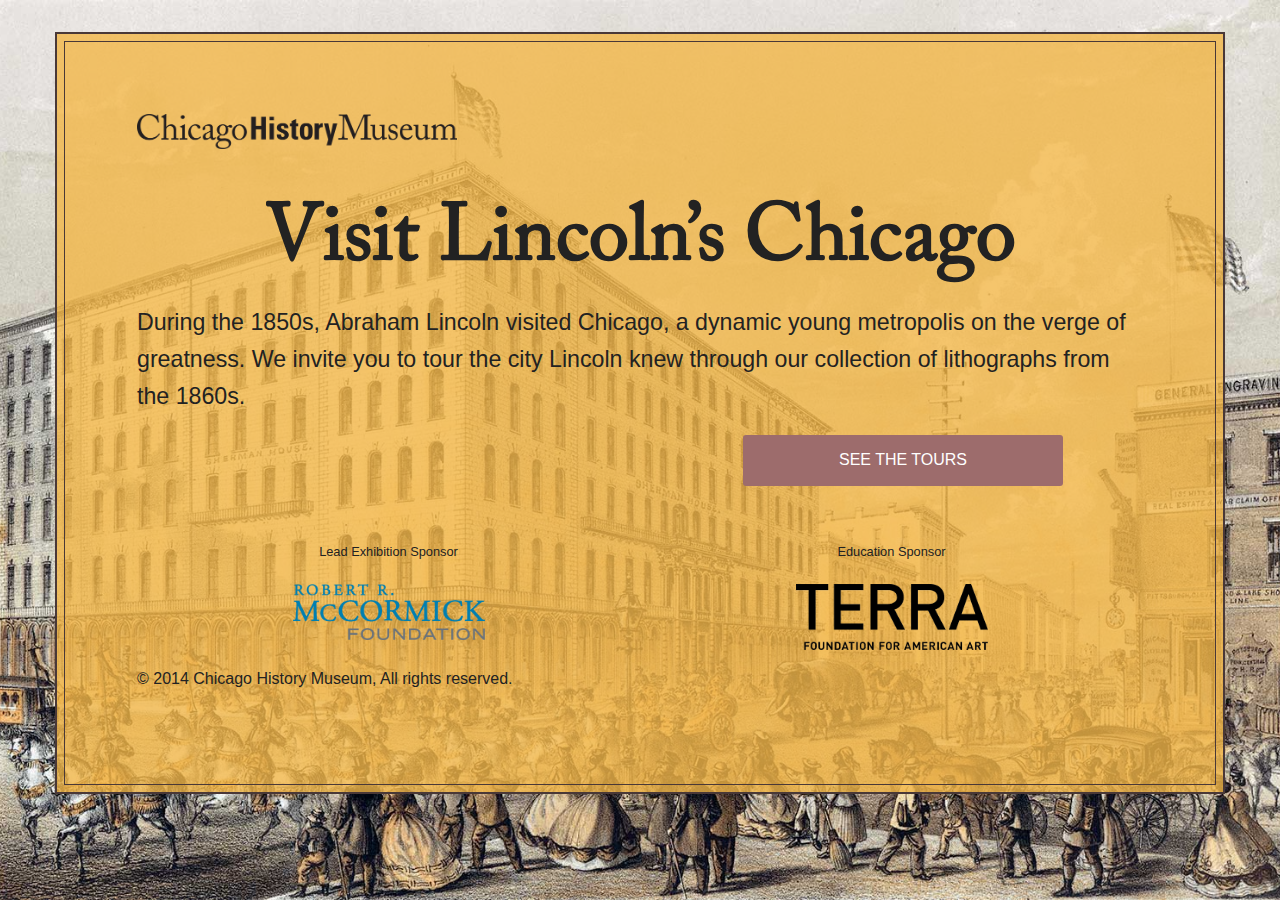
<file: index.html>
<!doctype html>
<html class="no-js" lang="en">
  <head>
    <meta charset="utf-8" />
    <meta http-equiv="X-UA-Compatible" content="IE=edge" />
    <meta name="viewport" content="width=device-width, initial-scale=1.0" />
    <title>Chicago History Museum: Visit Lincoln's Chicago</title>

    <meta property="og:title" content="Chicago History Museum presents Visit Lincoln's Chicago" />
    <meta property="og:type" content="website" />
    <meta property="og:url" content="http://chicagohistory.org/visit-lincolns-chicago/" />
    <meta property="og:image" content="http://chicagohistory.org/visit-lincolns-chicago/img/opengraph/og-visit-lincolns-chicago.jpg" />
    <meta property="og:description" content="Tour 1860s Chicago via the Museum's lithograph collection." />
    <meta property="og:site_name" content="Chicago History Museum"/>

    <link rel="stylesheet" href="css/foundation.css" />
    <link rel="stylesheet" href="css/visit-lincolns-chicago.css" />
    <script src="js/vendor/modernizr.js"></script>


    <script>
      (function(i,s,o,g,r,a,m){i['GoogleAnalyticsObject']=r;i[r]=i[r]||function(){
      (i[r].q=i[r].q||[]).push(arguments)},i[r].l=1*new Date();a=s.createElement(o),
      m=s.getElementsByTagName(o)[0];a.async=1;a.src=g;m.parentNode.insertBefore(a,m)
      })(window,document,'script','//www.google-analytics.com/analytics.js','ga');

      ga('create', 'UA-23828007-2', 'chicagohistory.org');
      ga('send', 'pageview');
   </script>

    <script type="text/javascript">var switchTo5x=true;</script>
    <script type="text/javascript" src="http://w.sharethis.com/button/buttons.js"></script>
    <script type="text/javascript">stLight.options({publisher: "ac34fe85-bdf6-40fe-9b97-d3b01d1a1c88", doNotHash: false, doNotCopy: false, hashAddressBar: false});</script>
   
  </head>
  <body class="home">
  
  <main>
    <div class="row">
      <div class="large-12 columns">

        <section class="home__overview">
          <header>
            <img src="img/logos/logo-chicago-history-museum.png" alt="Chicago History Museum Logo" class="logo logo--museum">
            <h1 class="title title--site title--site--home"><span class="hide">Chicago History Museum presents</span> Visit Lincoln’s Chicago</h1>
          </header>
          <p class="section__lead">During the 1850s, Abraham Lincoln visited Chicago, a dynamic young metropolis on the verge of greatness. We invite you to tour the city Lincoln knew through our collection of lithographs from the 1860s.</p>
          <p class="clearfix"><a href="tours.html" class="button radius button--overview right hide-for-print">See the tours</a></p>

          <footer>
            <div class="row">
              <div class="large-5 columns sharethis">
                <span class='st_facebook_large' displayText='Facebook'></span>
                <span class='st_twitter_large' displayText='Tweet'></span>
                <span class='st_googleplus_large' displayText='Google +'></span>
                <span class='st_email_large' displayText='Email'></span>
              </div>
              <div class="large-7 columns"></div>
            </div>
            <div class="row">
              <div class="large-12 columns">
                <section class="credits">
                  <div class="row">
                    <div class="large-12 small-12 columns">
                    <div class="large-6 small-6 columns credits__sponsor">
                      <p><small class="credits__sponsor--title">Lead Exhibition Sponsor</small></p>
                      <img src="img/logos/logo-mccormick.png" class="logo logo--sponsor">
                    </div>
                    <div class="large-6 small-6 columns credits__sponsor">
                      <p><small class="credits__sponsor--title">Education Sponsor</small></p>
                      <img src="img/logos/logo-terra.png" class="logo logo--sponsor">
                    </div>
                  </div>
                </section>
                <p><small class="copyright">&copy; 2014 Chicago History Museum, All rights reserved.</small></p>
              </div>
            </div>
          </footer>
        </section>

      </div>
    </div>
  </main>

    
    <script src="js/vendor/jquery.js"></script>
    <script src="js/foundation.min.js"></script>
    <script src="js/visit-lincolns-chicago.js"></script>
    <script>
      $(document).foundation();
    </script>
  </body>
</html>
</file>
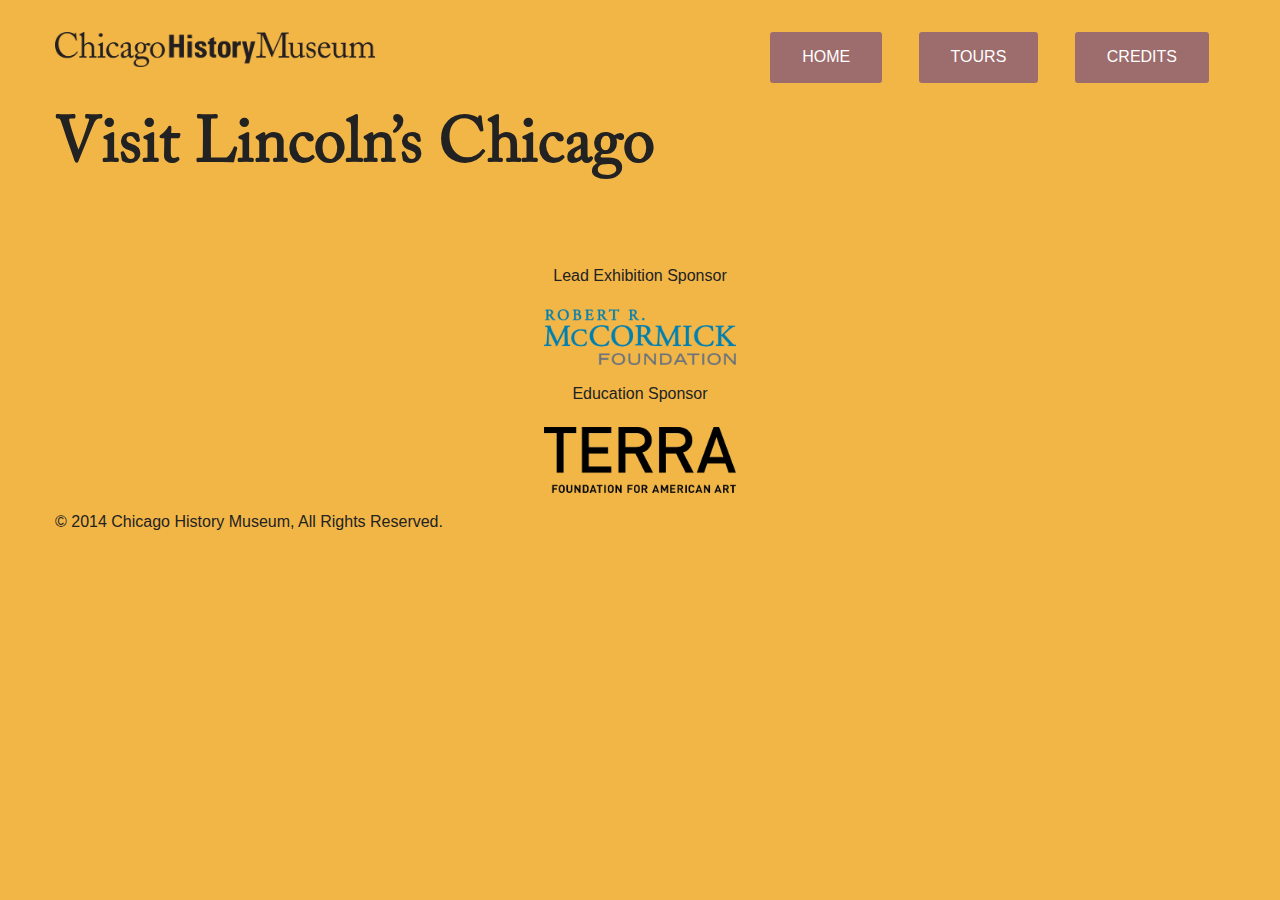
<file: credits.html>
<!doctype html>
<html class="no-js" lang="en">
  <head>
    <meta charset="utf-8" />
    <meta name="viewport" content="width=device-width, initial-scale=1.0" />
    <title>Chicago History Museum: Visit Lincoln's Chicago</title>

    <meta property="og:title" content="Chicago History Museum presents Visit Lincoln's Chicago" />
    <meta property="og:type" content="website" />
    <meta property="og:url" content="http://chicagohistory.org/visit-lincolns-chicago/" />
    <meta property="og:image" content="http://chicagohistory.org/visit-lincolns-chicago/img/opengraph/og-visit-lincolns-chicago.jpg" />
    <meta property="og:description" content="Tour 1860s Chicago via the Museum's lithograph collection." />
    <meta property="og:site_name" content="Chicago History Museum"/>

    <link rel="stylesheet" href="css/foundation.css" />
    <link rel="stylesheet" href="css/visit-lincolns-chicago.css" />
    <script src="js/vendor/modernizr.js"></script>


    <script>
      (function(i,s,o,g,r,a,m){i['GoogleAnalyticsObject']=r;i[r]=i[r]||function(){
      (i[r].q=i[r].q||[]).push(arguments)},i[r].l=1*new Date();a=s.createElement(o),
      m=s.getElementsByTagName(o)[0];a.async=1;a.src=g;m.parentNode.insertBefore(a,m)
      })(window,document,'script','//www.google-analytics.com/analytics.js','ga');

      ga('create', 'UA-23828007-2', 'chicagohistory.org');
      ga('send', 'pageview');
   </script>

  </head>
  <body class="tours">
  

    <div class="row">
      <div class="large-12 columns">
        <section class="introduction">
          <header class="clearfix">
            <img src="img/logos/logo-chicago-history-museum.png" alt="Chicago History Museum Logo" class="logo logo--museum">
            <nav class="right">
              <ul class="menu menu--site">
                <li class="menu--site-section"><a href="index.html" class="button radius">Home</a></li>
                <li class="menu--site-section"><a href="tours.html" class="button radius">Tours</a></li>
                <li class="menu--site-section menu--site-section--active"><a href="#" class="button radius">Credits</a></li>
              </ul>
            </nav>
            <h1 class="title title--site"><span class="hide">Chicago History Museum presents</span> Visit Lincoln’s Chicago</h1>
          </header>
        </section>
      </div>
    </div>

  <main>
    <div class="row">
      <div class="large-12 columns">

        <section class="credits">
          <div class="credits__sponsor">
            <p>Lead Exhibition Sponsor</p>
            <img src="img/logos/logo-mccormick.png" class="logo logo--sponsor">
          </div>
          <div class="credits__sponsor">
            <p>Education Sponsor</p>
            <img src="img/logos/logo-terra.png" class="logo logo--sponsor">
          </div>
        </section>


        <footer>
          <p>&copy; 2014 Chicago History Museum, All Rights Reserved.</p>
        </footer>
      </div>
    </div>
  </main>
    
    <script src="js/vendor/jquery.js"></script>
    <script src="js/foundation.min.js"></script>
    <script>
      $(document).foundation();
    </script>
  </body>
</html>
</file>
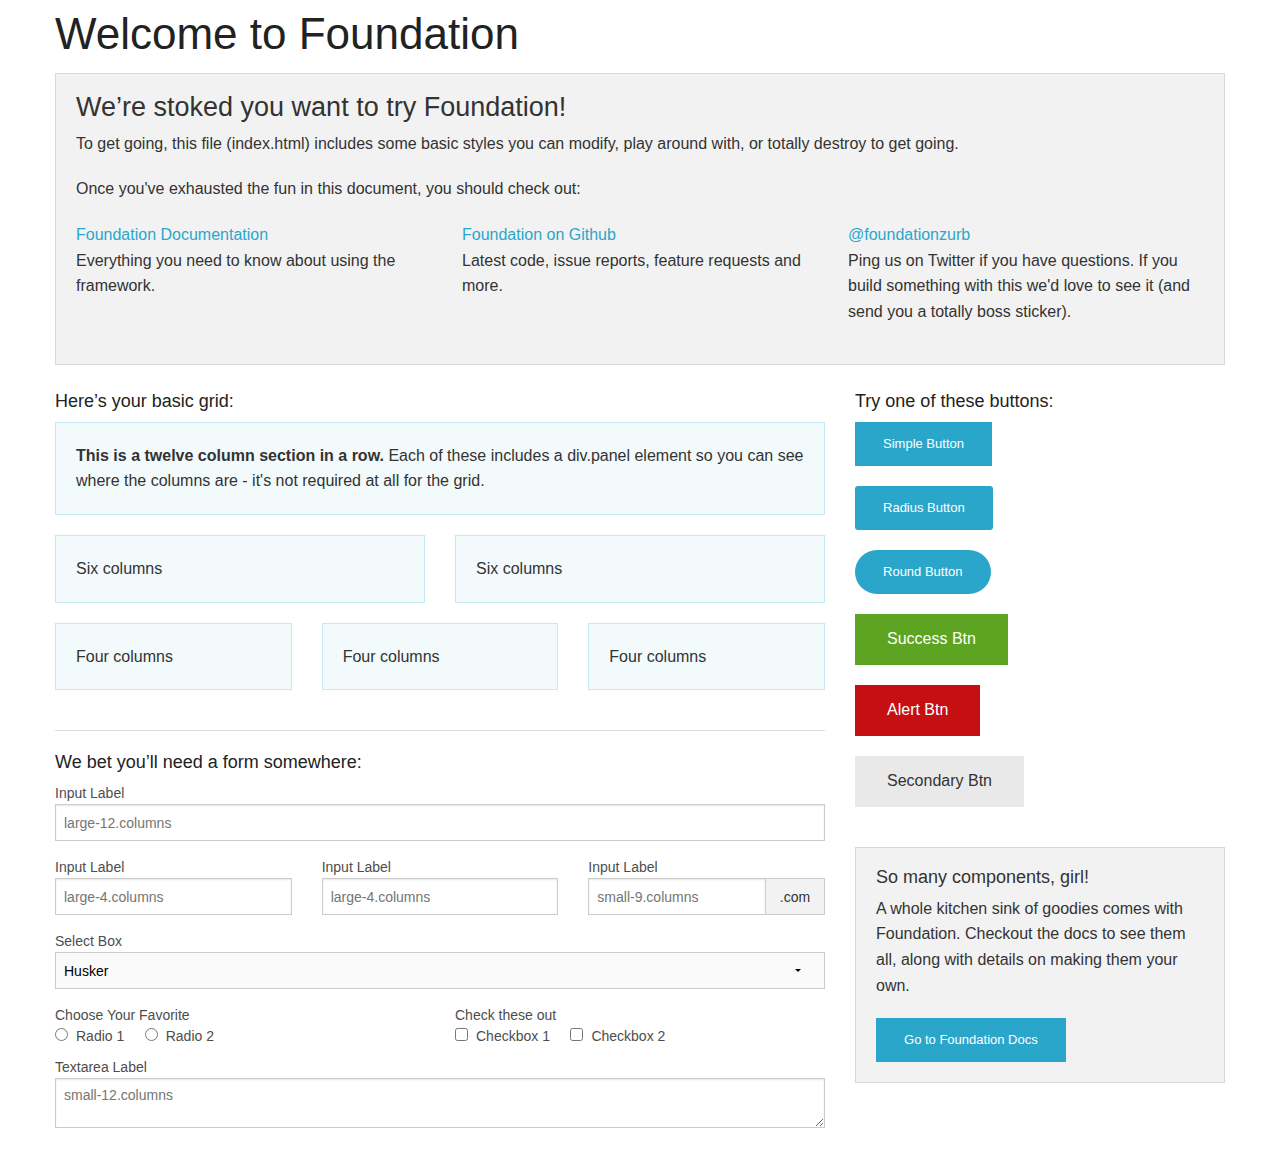
<file: foundation-index.html>
<!doctype html>
<html class="no-js" lang="en">
  <head>
    <meta charset="utf-8" />
    <meta name="viewport" content="width=device-width, initial-scale=1.0" />
    <title>Foundation | Welcome</title>
    <link rel="stylesheet" href="css/foundation.css" />
    <script src="js/vendor/modernizr.js"></script>
  </head>
  <body>
    
    <div class="row">
      <div class="large-12 columns">
        <h1>Welcome to Foundation</h1>
      </div>
    </div>
    
    <div class="row">
      <div class="large-12 columns">
      	<div class="panel">
	        <h3>We&rsquo;re stoked you want to try Foundation! </h3>
	        <p>To get going, this file (index.html) includes some basic styles you can modify, play around with, or totally destroy to get going.</p>
	        <p>Once you've exhausted the fun in this document, you should check out:</p>
	        <div class="row">
	        	<div class="large-4 medium-4 columns">
	    		<p><a href="http://foundation.zurb.com/docs">Foundation Documentation</a><br />Everything you need to know about using the framework.</p>
	    	</div>
	        	<div class="large-4 medium-4 columns">
	        		<p><a href="http://github.com/zurb/foundation">Foundation on Github</a><br />Latest code, issue reports, feature requests and more.</p>
	        	</div>
	        	<div class="large-4 medium-4 columns">
	        		<p><a href="http://twitter.com/foundationzurb">@foundationzurb</a><br />Ping us on Twitter if you have questions. If you build something with this we'd love to see it (and send you a totally boss sticker).</p>
	        	</div>        
					</div>
      	</div>
      </div>
    </div>

    <div class="row">
      <div class="large-8 medium-8 columns">
        <h5>Here&rsquo;s your basic grid:</h5>
        <!-- Grid Example -->

        <div class="row">
          <div class="large-12 columns">
            <div class="callout panel">
              <p><strong>This is a twelve column section in a row.</strong> Each of these includes a div.panel element so you can see where the columns are - it's not required at all for the grid.</p>
            </div>
          </div>
        </div>
        <div class="row">
          <div class="large-6 medium-6 columns">
            <div class="callout panel">
              <p>Six columns</p>
            </div>
          </div>
          <div class="large-6 medium-6 columns">
            <div class="callout panel">
              <p>Six columns</p>
            </div>
          </div>
        </div>
        <div class="row">
          <div class="large-4 medium-4 small-4 columns">
            <div class="callout panel">
              <p>Four columns</p>
            </div>
          </div>
          <div class="large-4 medium-4 small-4 columns">
            <div class="callout panel">
              <p>Four columns</p>
            </div>
          </div>
          <div class="large-4 medium-4 small-4 columns">
            <div class="callout panel">
              <p>Four columns</p>
            </div>
          </div>
        </div>
        
        <hr />
                
        <h5>We bet you&rsquo;ll need a form somewhere:</h5>
        <form>
				  <div class="row">
				    <div class="large-12 columns">
				      <label>Input Label</label>
				      <input type="text" placeholder="large-12.columns" />
				    </div>
				  </div>
				  <div class="row">
				    <div class="large-4 medium-4 columns">
				      <label>Input Label</label>
				      <input type="text" placeholder="large-4.columns" />
				    </div>
				    <div class="large-4 medium-4 columns">
				      <label>Input Label</label>
				      <input type="text" placeholder="large-4.columns" />
				    </div>
				    <div class="large-4 medium-4 columns">
				      <div class="row collapse">
				        <label>Input Label</label>
				        <div class="small-9 columns">
				          <input type="text" placeholder="small-9.columns" />
				        </div>
				        <div class="small-3 columns">
				          <span class="postfix">.com</span>
				        </div>
				      </div>
				    </div>
				  </div>
				  <div class="row">
				    <div class="large-12 columns">
				      <label>Select Box</label>
				      <select>
				        <option value="husker">Husker</option>
				        <option value="starbuck">Starbuck</option>
				        <option value="hotdog">Hot Dog</option>
				        <option value="apollo">Apollo</option>
				      </select>
				    </div>
				  </div>
				  <div class="row">
				    <div class="large-6 medium-6 columns">
				      <label>Choose Your Favorite</label>
				      <input type="radio" name="pokemon" value="Red" id="pokemonRed"><label for="pokemonRed">Radio 1</label>
				      <input type="radio" name="pokemon" value="Blue" id="pokemonBlue"><label for="pokemonBlue">Radio 2</label>
				    </div>
				    <div class="large-6 medium-6 columns">
				      <label>Check these out</label>
				      <input id="checkbox1" type="checkbox"><label for="checkbox1">Checkbox 1</label>
				      <input id="checkbox2" type="checkbox"><label for="checkbox2">Checkbox 2</label>
				    </div>
				  </div>
				  <div class="row">
				    <div class="large-12 columns">
				      <label>Textarea Label</label>
				      <textarea placeholder="small-12.columns"></textarea>
				    </div>
				  </div>
				</form>
      </div>     

      <div class="large-4 medium-4 columns">
			  <h5>Try one of these buttons:</h5>
			  <p><a href="#" class="small button">Simple Button</a><br/>
        <a href="#" class="small radius button">Radius Button</a><br/>
        <a href="#" class="small round button">Round Button</a><br/>            
        <a href="#" class="medium success button">Success Btn</a><br/>
        <a href="#" class="medium alert button">Alert Btn</a><br/>
        <a href="#" class="medium secondary button">Secondary Btn</a></p>           
				<div class="panel">
        	<h5>So many components, girl!</h5>
        	<p>A whole kitchen sink of goodies comes with Foundation. Checkout the docs to see them all, along with details on making them your own.</p>
        	<a href="http://foundation.zurb.com/docs/" class="small button">Go to Foundation Docs</a>          
        </div>
      </div>
    </div>
    
    <script src="js/vendor/jquery.js"></script>
    <script src="js/foundation.min.js"></script>
    <script>
      $(document).foundation();
    </script>
  </body>
</html>
</file>
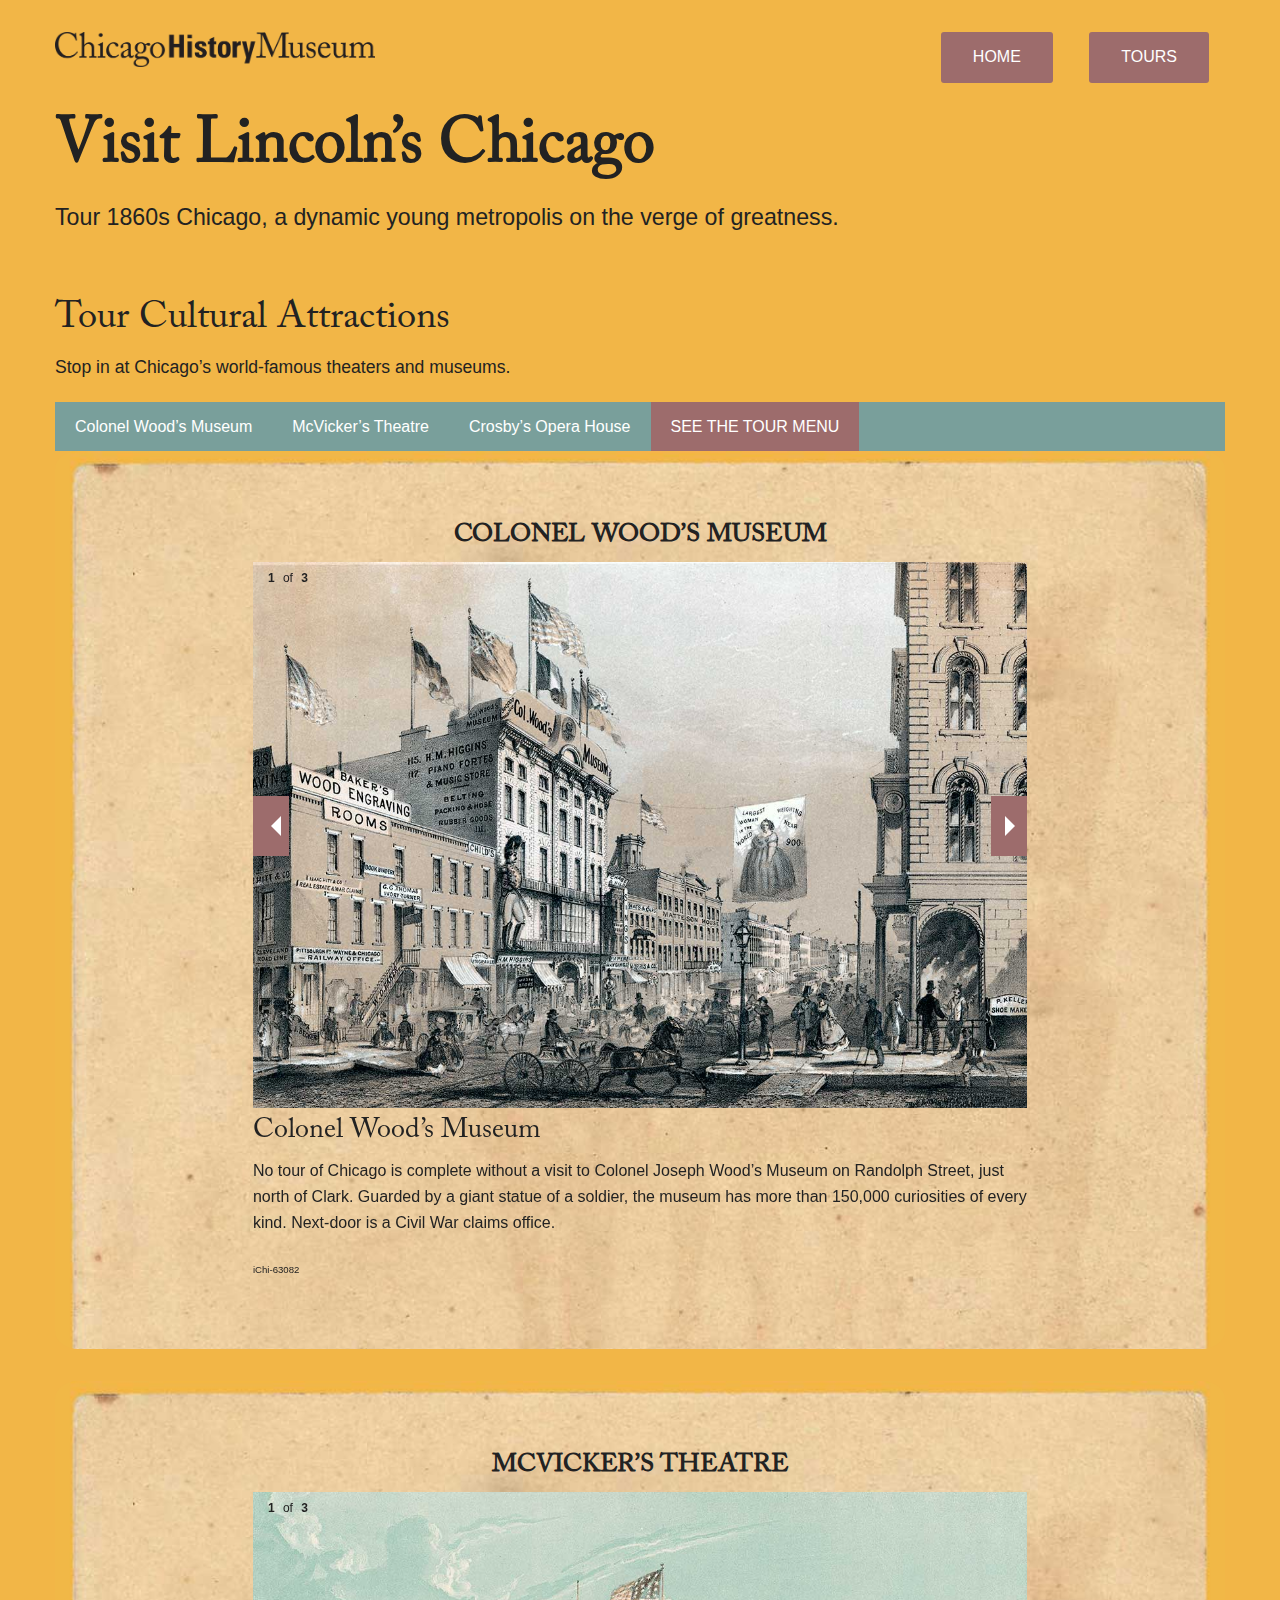
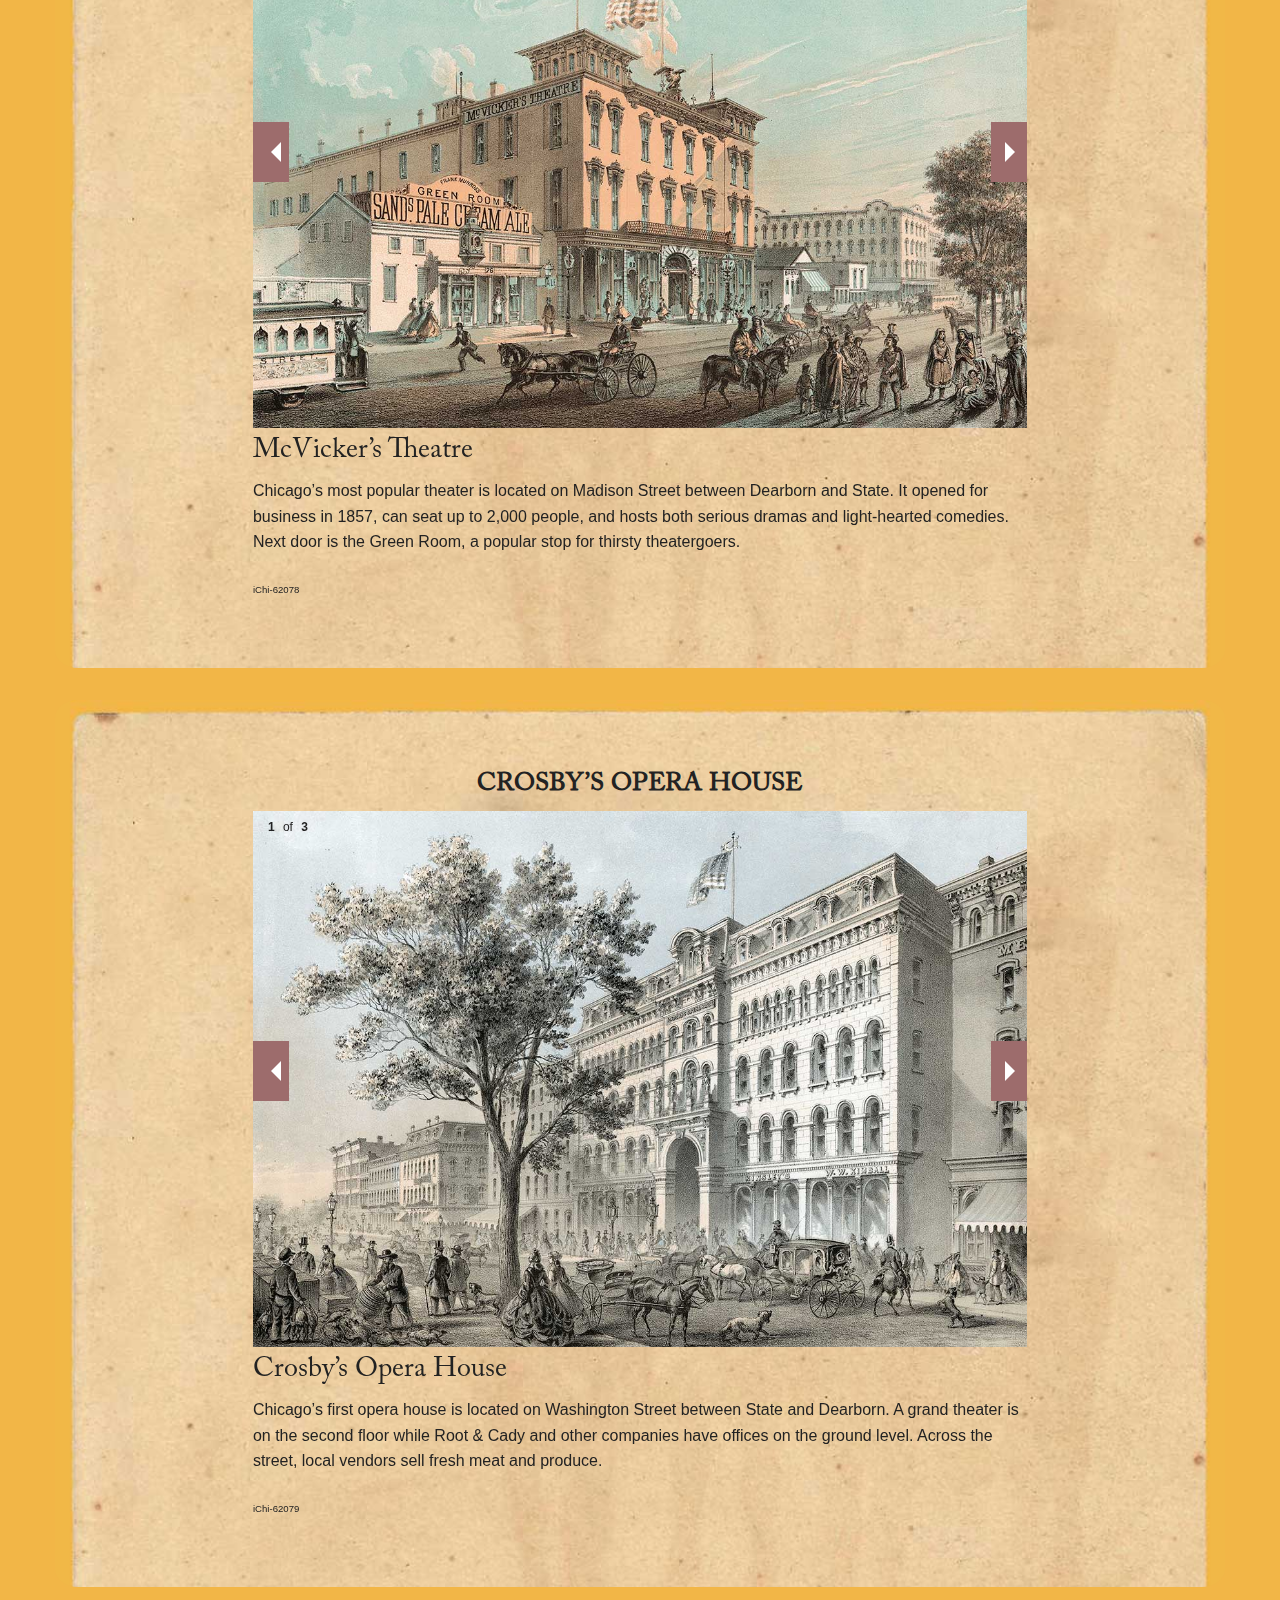
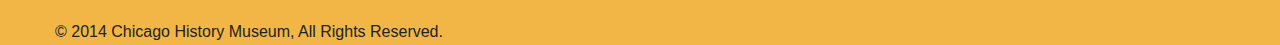
<file: tour-cultural-attractions.html>
<!doctype html>
<html class="no-js" lang="en">
  <head>
    <meta charset="utf-8" />
    <meta http-equiv="X-UA-Compatible" content="IE=edge" />
    <meta name="viewport" content="width=device-width, initial-scale=1.0" />
    <title>Chicago History Museum: Visit Lincoln's Chicago</title>

    <meta property="og:title" content="Chicago History Museum presents Visit Lincoln's Chicago" />
    <meta property="og:type" content="website" />
    <meta property="og:url" content="http://chicagohistory.org/visit-lincolns-chicago/" />
    <meta property="og:image" content="http://chicagohistory.org/visit-lincolns-chicago/img/opengraph/og-visit-lincolns-chicago.jpg" />
    <meta property="og:description" content="Tour 1860s Chicago via the Museum's lithograph collection." />
    <meta property="og:site_name" content="Chicago History Museum"/>

    <link rel="stylesheet" href="css/foundation.css" />
    <link rel="stylesheet" href="css/visit-lincolns-chicago.css" />
    <script src="js/vendor/modernizr.js"></script>


    <script>
      (function(i,s,o,g,r,a,m){i['GoogleAnalyticsObject']=r;i[r]=i[r]||function(){
      (i[r].q=i[r].q||[]).push(arguments)},i[r].l=1*new Date();a=s.createElement(o),
      m=s.getElementsByTagName(o)[0];a.async=1;a.src=g;m.parentNode.insertBefore(a,m)
      })(window,document,'script','//www.google-analytics.com/analytics.js','ga');

      ga('create', 'UA-23828007-2', 'chicagohistory.org');
      ga('send', 'pageview');
   </script>

  </head>
  <body class="tours">
    <div class="row">
      <div class="large-12 columns">
        <section class="introduction">
          <header class="clearfix">
            <img src="img/logos/logo-chicago-history-museum.png" alt="Chicago History Museum Logo" class="logo logo--museum">
             <nav class="right">
              <ul class="menu menu--site">
                <li class="menu--site-section"><a href="index.html" class="button radius">Home</a></li>
                <li class="menu--site-section menu--site-section--active"><a href="tours.html" class="button radius">Tours</a></li>
              </ul>
            </nav>
            <h1 class="title title--site"><span class="hide">Chicago History Museum presents</span> Visit Lincoln’s Chicago</h1>
            <p class="section__lead">Tour 1860s Chicago, a dynamic young metropolis on the verge of greatness.</p>
          </header>
          <!-- <ul class="menu menu--tours">
              <li class="menu--tour"><a href="tour-the-heart-of-chicago.html">The Heart of Chicago</a></li>
              <li class="menu--tour"><a href="tour-the-commercial-district.html">The Commercial District</a></li>
              <li class="menu--tour menu--tour--active"><a href="#">Cultural Attractions</a></li>
              <li class="menu--tour"><a href="tour-waterways.html">Waterways</a></li>
              <li class="menu--tour"><a href="tour-neighborhood-churches.html">Neighborhood Churches</a></li>
              <li class="menu--tour"><a href="tour-the-south-side.html">The South Side</a></li>
          </ul> -->
      </div>
    </div>

  <main>
    <div class="row">
      <div class="large-12 columns">
        <section class="tour">
          <header>
            <h1 class="title title--tour">Tour Cultural Attractions</h1>
          </header>
          <p class="tour__lead">Stop in at Chicago’s world-famous theaters and museums.</p>
            <div data-magellan-expedition="fixed">
              <dl class="menu menu--tour-stops">
                <dd data-magellan-arrival="tour-stop-one" class="menu--tour-stop"><a href="#tour-stop-one">Colonel Wood’s Museum</a></li>
                <dd data-magellan-arrival="tour-stop-two" class="menu--tour-stop"><a href="#tour-stop-two">McVicker’s Theatre</a></li>
                <dd data-magellan-arrival="tour-stop-three" class="menu--tour-stop"><a href="#tour-stop-three">Crosby’s Opera House</a></li>
                <dd class="menu--tour-list"><a href="tours.html">See the Tour Menu</a></li>
              </dl>
            </div>
            <section class="tour__stop">
              <section class="tour__stop--slideshow">
              <header>
                <a name="tour-stop-one"></a>
                <h1 data-magellan-destination="tour-stop-one" class="title title--tour-stop">Colonel Wood’s Museum</h1>
              </header>
              <ul data-orbit data-options="pause_on_hover:true;
                                          animation_speed:500;
                                          navigation_arrows:true;
                                          bullets:false;
                                          timer: false;">
                <li>
                  <img src="img/tours/cultural-attractions-colonel-woods-museum-i63082.jpg" alt="Colonel Wood’s Museum" />
                  <div>
                    <h2 class="title title--tour-stop-detail">Colonel Wood’s Museum</h2> 
                    <p>No tour of Chicago is complete without a visit to Colonel Joseph Wood’s Museum on Randolph Street, just north of Clark. Guarded by a giant statue of a soldier, the museum has more than 150,000 curiosities of every kind. Next-door is a Civil War claims office.</p>
                    <p><small>iChi-63082</small></p>
                  </div>
                </li>
                <li>
                  <img src="img/tours/cultural-attractions-museum-curiosities-i63083.jpg" alt="Curiosities" />
                  <div>
                    <h2 class="title title--tour-stop-detail">Curiosities</h2> 
                    <p>The museum displays objects from all over the world, including hundreds of stuffed birds and animals and two Egyptian mummies.</p>
                    <p><small>iChi-63083</small></p>
                  </div>
                </li>
                <li>
                  <img src="img/tours/cultural-attractions-claims-office-i63084.jpg" alt="Claims office" />
                  <div>
                    <h2 class="title title--tour-stop-detail">Claims office</h2> 
                    <p>Civil War veterans and widows can file for government pensions at the offices of Isaac Hitt. Chicago sent thousands of men to fight for the Union, many of whom never returned. Those who survived can often be seen here.</p>
                    <p><small>iChi-63084</small></p>
                  </div>
                </li>
              </ul>
              </section>
            </section>
             <section class="tour__stop">
                <section class="tour__stop--slideshow">
              <header>
                <a name="tour-stop-two"></a>
                <h1 data-magellan-destination="tour-stop-two" class="title title--tour-stop">McVicker’s Theatre</h1>
              </header>
              <ul data-orbit data-options="pause_on_hover:true;
                                          animation_speed:500;
                                          navigation_arrows:true;
                                          bullets:false;
                                          timer: false;">
                <li>
                  <img src="img/tours/cultural-attractions-mcvickers-theater-i62078.jpg" alt="McVicker’s Theatre" />
                  <div>
                    <h2 class="title title--tour-stop-detail">McVicker’s Theatre</h2> 
                    <p>Chicago’s most popular theater is located on Madison Street between Dearborn and State. It opened for business in 1857, can seat up to 2,000 people, and hosts both serious dramas and light-hearted comedies. Next door is the Green Room, a popular stop for thirsty  theatergoers.</p>
                    <p><small>iChi-62078</small></p>
                  </div>
                </li>
                <li>
                  <img src="img/tours/cultural-attractions-mcvickers-theater-madison-street-i63085.jpg" alt="Madison Street" />
                  <div>
                    <h2 class="title title--tour-stop-detail">Madison Street</h2> 
                    <p>In 1833 James R. Thompson surveyed and named Chicago’s streets. Similar to many others, this thoroughfare is named for a famous person, in this case, President James Madison.</p>
                    <p><small>iChi-63085</small></p>
                  </div>
                </li>
                <li>
                  <img src="img/tours/cultural-attractions-mcvickers-theater-green-room-i63086.jpg" alt="Green Room" />
                  <div>
                    <h2 class="title title--tour-stop-detail">Green Room</h2> 
                    <p>Owned and operated by Frank Munroe, the Green Room serves Sands Pale Ale, one of the most popular beers brewed in Chicago. In 1855 Chicagoans staged a mass rally against prohibition and voted it down in a statewide referendum.</p>
                    <p><small>iChi-63086</small></p>
                  </div>
                </li>
              </ul>
              </section>
            </section>
             <section class="tour__stop">
              <section class="tour__stop--slideshow">
              <header>
                <a name="tour-stop-three"></a>
                <h1 data-magellan-destination="tour-stop-three" class="title title--tour-stop">Crosby’s Opera House</h1>
              </header>
              <ul data-orbit data-options="pause_on_hover:true;
                                          animation_speed:500;
                                          navigation_arrows:true;
                                          bullets:false;
                                          timer: false;">
                <li>
                  <img src="img/tours/cultural-attractions-crosbys-opera-house-i62079.jpg" alt="Crosby’s Opera House" />
                  <div>
                    <h2 class="title title--tour-stop-detail">Crosby’s Opera House</h2> 
                    <p>Chicago’s first opera house is located on Washington Street between State and Dearborn. A grand theater is on the second floor while Root &amp; Cady and other companies have offices on the ground level. Across the street, local vendors sell fresh meat and produce.</p>
                    <p><small>iChi-62079</small></p>
                  </div>
                </li>
                <li>
                  <img src="img/tours/cultural-attractions-crosbys-opera-house-root-and-cady-i62079d2.jpg" alt="Root &amp; Cady" />
                  <div>
                    <h2 class="title title--tour-stop-detail">Root &amp; Cady</h2> 
                    <p>Founded in 1858, this music company publishes popular Civil War songs. Their all-time top-seller is The Battle Cry of Freedom, which has sold an estimated 700,000 copies.</p>
                    <p><small>iChi-62079d2</small></p>
                  </div>
                </li>
                <li>
                  <img src="img/tours/cultural-attractions-crosbys-opera-house-vendors-i62079d1.jpg" alt="Vendors" />
                  <div>
                    <h2 class="title title--tour-stop-detail">Vendors</h2> 
                    <p>Chicago’s street vendors sell an abundance of fresh produce and meat from nearby farms and hunting grounds.</p>
                    <p><small>iChi-62079d1</small></p>
                  </div>
                </li>
              </ul>
              </section>
            </section>
            <footer>
              <p>&copy; 2014 Chicago History Museum, All Rights Reserved.</p>
            </footer>
            
        </section>
      </div>
    </div>
  </main>
    
    <script src="js/vendor/jquery.js"></script>
    <script src="js/foundation.min.js"></script>
    <script src="js/visit-lincolns-chicago.js"></script>
    <script>
      $(document).foundation();
    </script>
  </body>
</html>
</file>
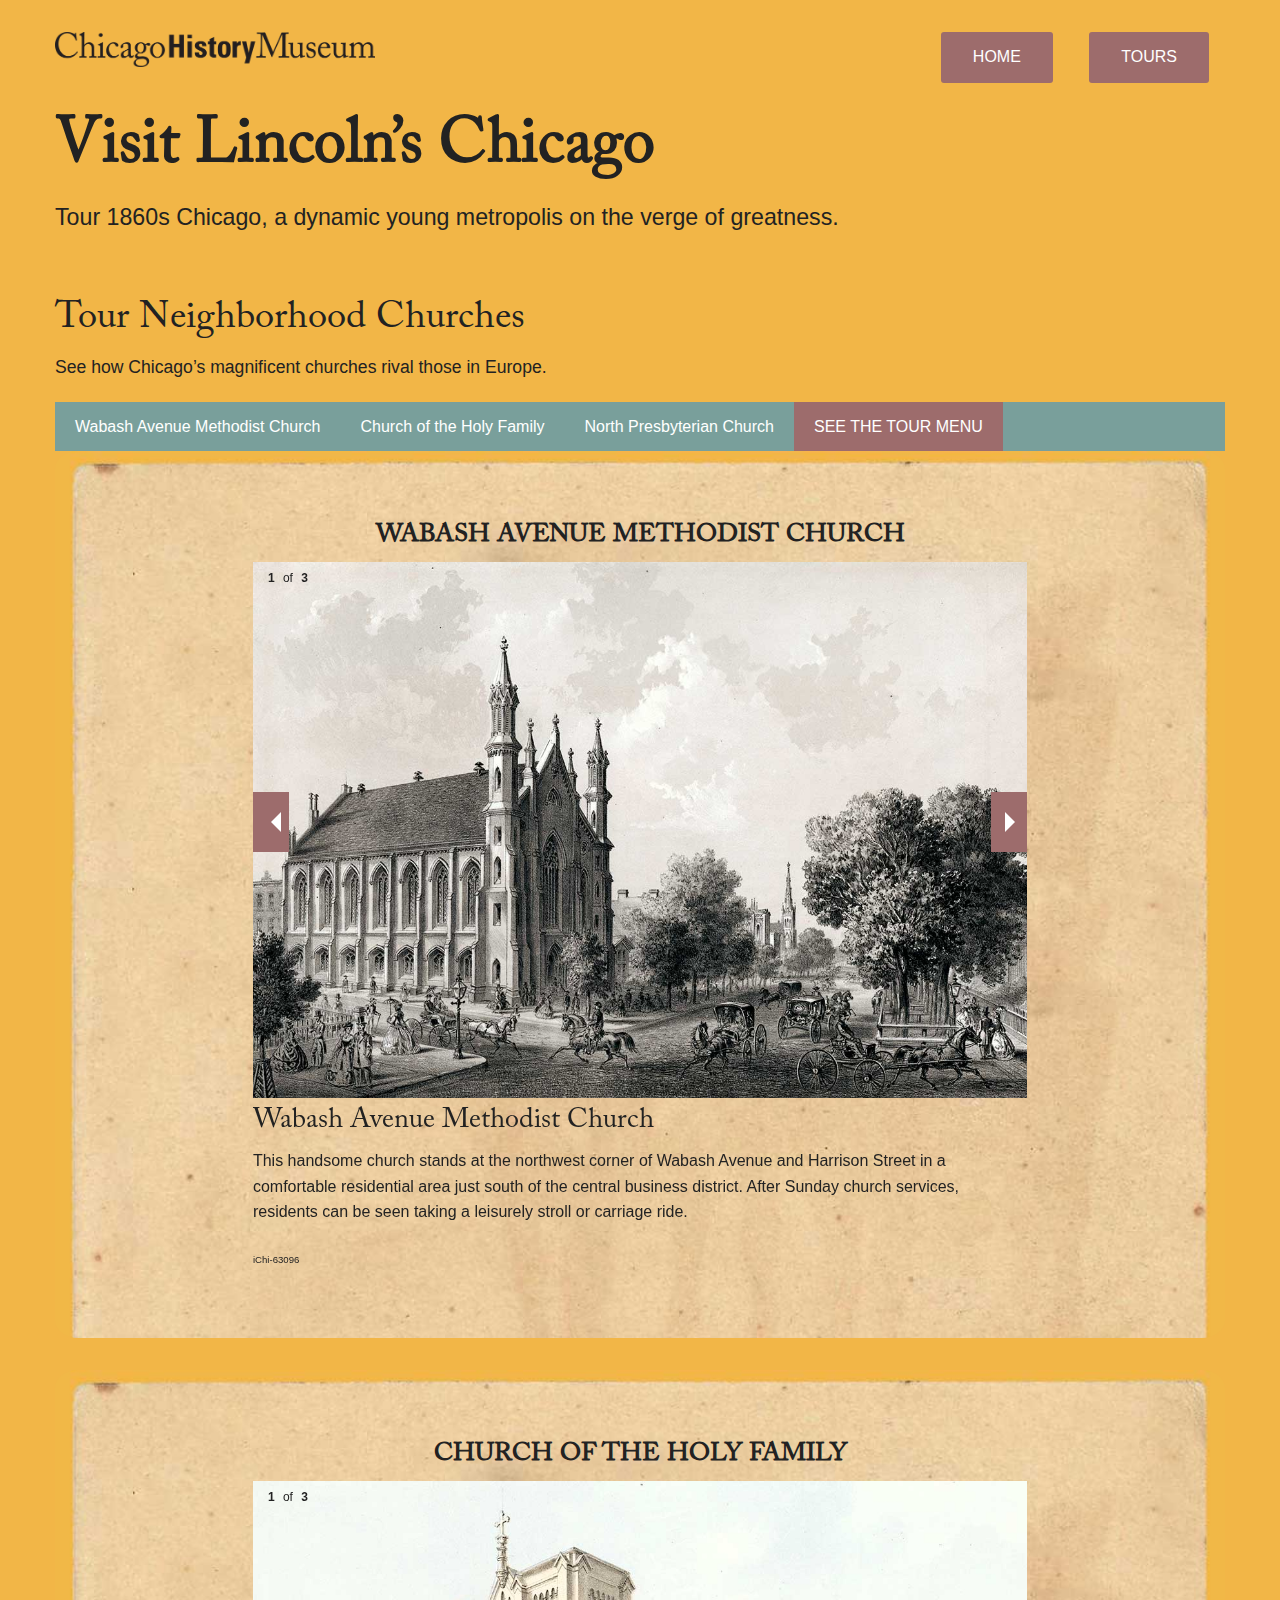
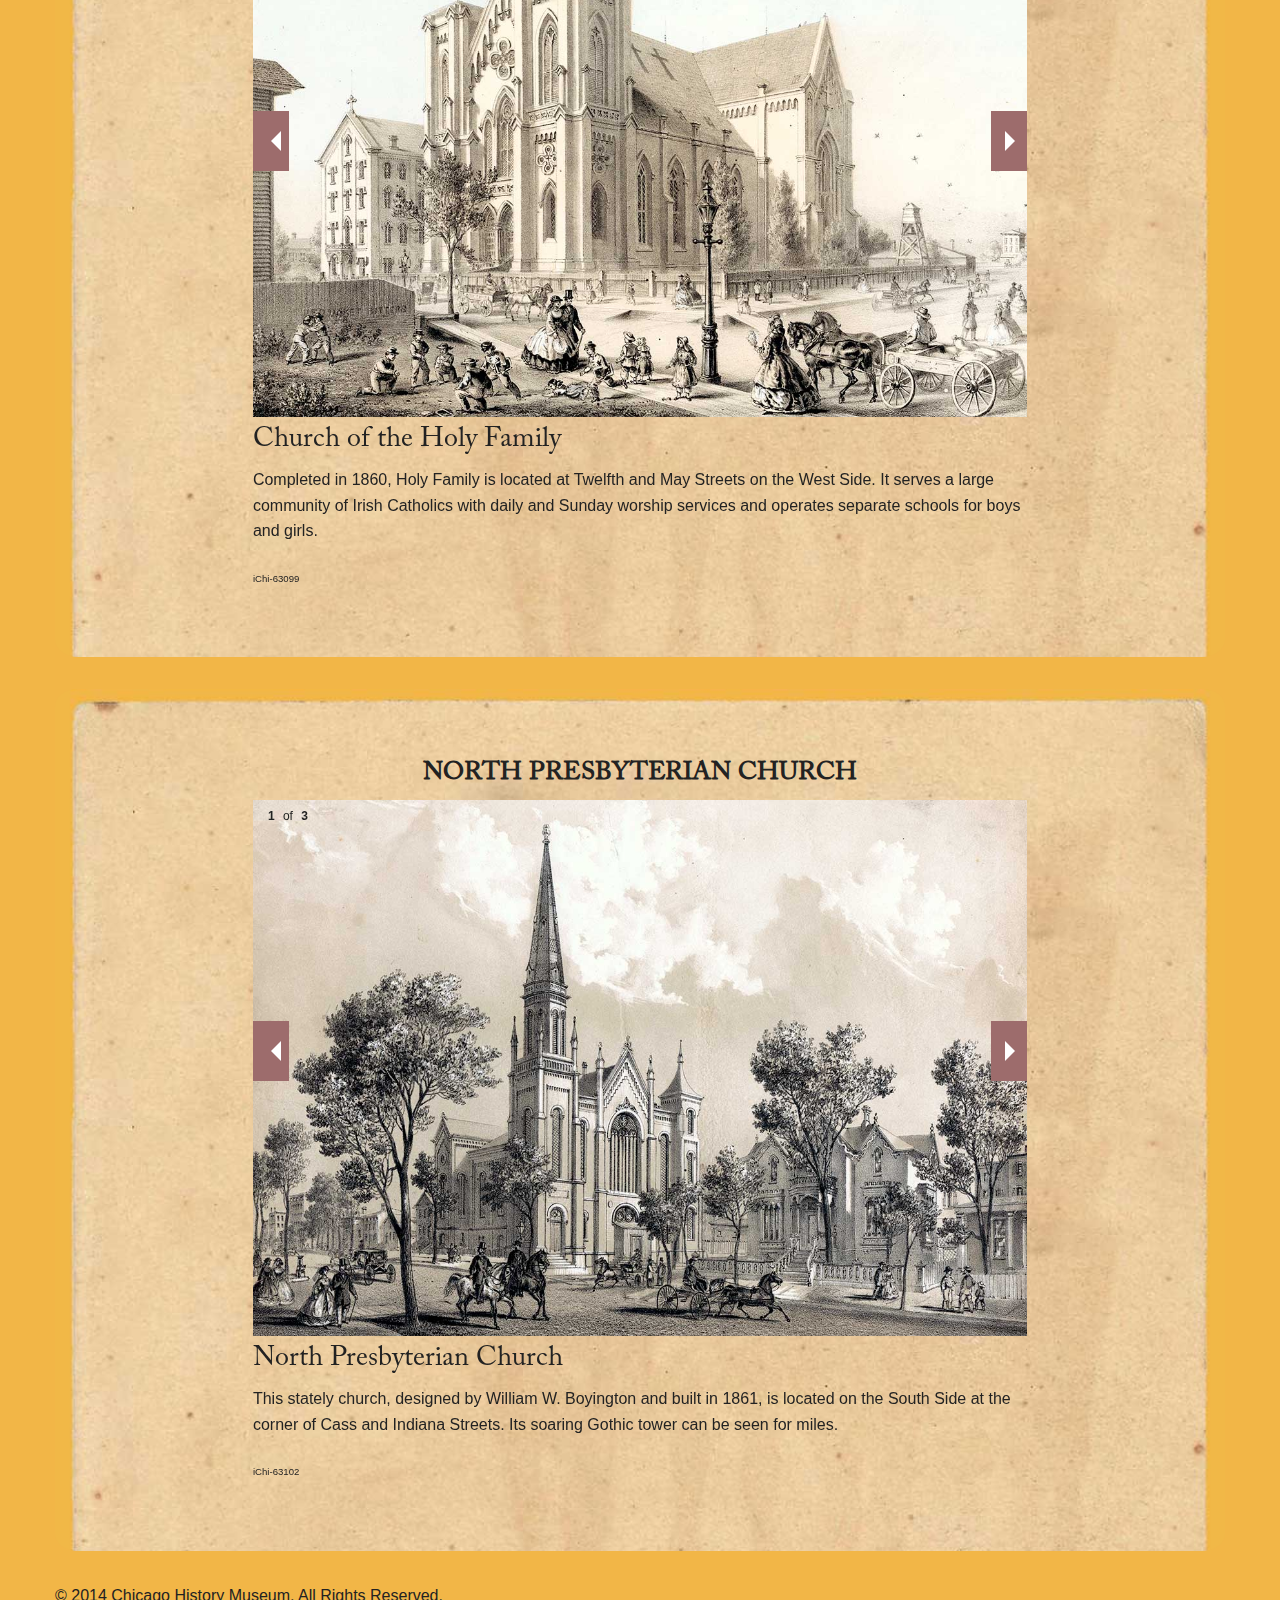
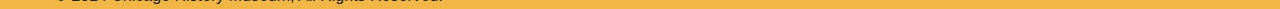
<file: tour-neighborhood-churches.html>
<!doctype html>
<html class="no-js" lang="en">
  <head>
    <meta charset="utf-8" />
    <meta http-equiv="X-UA-Compatible" content="IE=edge" />
    <meta name="viewport" content="width=device-width, initial-scale=1.0" />
    <title>Chicago History Museum: Visit Lincoln's Chicago</title>

    <meta property="og:title" content="Chicago History Museum presents Visit Lincoln's Chicago" />
    <meta property="og:type" content="website" />
    <meta property="og:url" content="http://chicagohistory.org/visit-lincolns-chicago/" />
    <meta property="og:image" content="http://chicagohistory.org/visit-lincolns-chicago/img/opengraph/og-visit-lincolns-chicago.jpg" />
    <meta property="og:description" content="Tour 1860s Chicago via the Museum's lithograph collection." />
    <meta property="og:site_name" content="Chicago History Museum"/>

    <link rel="stylesheet" href="css/foundation.css" />
    <link rel="stylesheet" href="css/visit-lincolns-chicago.css" />
    <script src="js/vendor/modernizr.js"></script>


    <script>
      (function(i,s,o,g,r,a,m){i['GoogleAnalyticsObject']=r;i[r]=i[r]||function(){
      (i[r].q=i[r].q||[]).push(arguments)},i[r].l=1*new Date();a=s.createElement(o),
      m=s.getElementsByTagName(o)[0];a.async=1;a.src=g;m.parentNode.insertBefore(a,m)
      })(window,document,'script','//www.google-analytics.com/analytics.js','ga');

      ga('create', 'UA-23828007-2', 'chicagohistory.org');
      ga('send', 'pageview');
   </script>

  </head>
  <body class="tours">
    <div class="row">
      <div class="large-12 columns">
        <section class="introduction">
          <header class="clearfix">
            <img src="img/logos/logo-chicago-history-museum.png" alt="Chicago History Museum Logo" class="logo logo--museum">
             <nav class="right">
              <ul class="menu menu--site">
                <li class="menu--site-section"><a href="index.html" class="button radius">Home</a></li>
                <li class="menu--site-section menu--site-section--active"><a href="tours.html" class="button radius">Tours</a></li>
              </ul>
            </nav>
            <h1 class="title title--site"><span class="hide">Chicago History Museum presents</span> Visit Lincoln’s Chicago</h1>
            <p class="section__lead">Tour 1860s Chicago, a dynamic young metropolis on the verge of greatness.</p>
          </header>
          <!-- <ul class="menu menu--tours">
              <li class="menu--tour"><a href="tour-the-heart-of-chicago.html">The Heart of Chicago</a></li>
              <li class="menu--tour"><a href="tour-the-commercial-district.html">The Commercial District</a></li>
              <li class="menu--tour"><a href="tour-cultural-attractions.html">Cultural Attractions</a></li>
              <li class="menu--tour"><a href="tour-waterways.html">Waterways</a></li>
              <li class="menu--tour menu--tour--active"><a href="#">Neighborhood Churches</a></li>
              <li class="menu--tour"><a href="tour-the-south-side.html">The South Side</a></li>
          </ul> -->
      </div>
    </div>

  <main>
    <div class="row">
      <div class="large-12 columns">
        <section class="tour">
          <header>
            <h1 class="title title--tour">Tour Neighborhood Churches</h1>
          </header>
          <p class="tour__lead">See how Chicago’s magnificent churches rival those in Europe.</p>
            <div data-magellan-expedition="fixed">
              <dl class="menu menu--tour-stops">
                <dd data-magellan-arrival="tour-stop-one" class="menu--tour-stop"><a href="#tour-stop-one">Wabash Avenue Methodist Church</a></li>
                <dd data-magellan-arrival="tour-stop-two" class="menu--tour-stop"><a href="#tour-stop-two">Church of the Holy Family</a></li>
                <dd data-magellan-arrival="tour-stop-three" class="menu--tour-stop"><a href="#tour-stop-three">North Presbyterian Church</a></li>
                <dd class="menu--tour-list"><a href="tours.html">See the Tour Menu</a></li>
              </dl>
            </div>
            <section class="tour__stop">
              <section class="tour__stop--slideshow">
              <header>
                <a name="tour-stop-one"></a>
                <h1 data-magellan-destination="tour-stop-one" class="title title--tour-stop">Wabash Avenue Methodist Church</h1>
              </header>
              <ul data-orbit data-options="pause_on_hover:true;
                                          animation_speed:500;
                                          navigation_arrows:true;
                                          bullets:false;
                                          timer: false;">
                <li>
                  <img src="img/tours/neighborhood-churches-wabash-avenue-methodist-i63096.jpg" alt="Wabash Avenue Methodist Church" />
                  <div>
                    <h2 class="title title--tour-stop-detail">Wabash Avenue Methodist Church</h2> 
                    <p>This handsome church stands at the northwest corner of Wabash Avenue and Harrison Street in a comfortable residential area just south of the central business district. After Sunday church services, residents can be seen taking a leisurely stroll or carriage ride.</p>
                    <p><small>iChi-63096</small></p>
                  </div>
                </li>
                <li>
                  <img src="img/tours/neighborhood-churches-wabash-avenue-methodist-church-i63097.jpg" alt="Church" />
                  <div>
                    <h2 class="title title--tour-stop-detail">Church</h2> 
                    <p>This church, designed by Chicago architect William W. Boyington, was completed just before the Financial Panic of 1857, leaving the congregation deeply in debt. Its members, however, are making great strides in paying it off.</p>
                    <p><small>iChi-63097</small></p>
                  </div>
                </li>
                <li>
                  <img src="img/tours/neighborhood-churches-wabash-avenue-methodist-residential-area-i63098.jpg" alt="Residential area" />
                  <div>
                    <h2 class="title title--tour-stop-detail">Residential area</h2> 
                    <p>An increasing number of Chicagoans are choosing to move away from the congested central city to more comfortable residential areas, like this, with tree-lined streets.</p>
                    <p><small>iChi-63098</small></p>
                  </div>
                </li>
              </ul>
            </section>
            </section>
             <section class="tour__stop">
              <section class="tour__stop--slideshow">
              <header>
                <a name="tour-stop-two"></a>
                <h1 data-magellan-destination="tour-stop-two" class="title title--tour-stop">Church of the Holy Family</h1>
              </header>
              <ul data-orbit data-options="pause_on_hover:true;
                                          animation_speed:500;
                                          navigation_arrows:true;
                                          bullets:false;
                                          timer: false;">
                <li>
                  <img src="img/tours/neighborhood-churches-church-of-the-holy-family-i63099.jpg" alt="Church of the Holy Family" />
                  <div>
                    <h2 class="title title--tour-stop-detail">Church of the Holy Family</h2> 
                    <p>Completed in 1860, Holy Family is located at Twelfth and May Streets on the West Side. It serves a large community of Irish Catholics with daily and Sunday worship services and operates separate schools for boys and girls.</p>
                    <p><small>iChi-63099</small></p>
                  </div>
                </li>
                <li>
                  <img src="img/tours/neighborhood-churches-holy-family-i63100.jpg" alt="Holy Family" />
                  <div>
                    <h2 class="title title--tour-stop-detail">Holy Family</h2> 
                    <p>Father Arnold Damen, a member of the Jesuit order, leads Holy Family, Chicago’s largest congregation. The church is enormous—eighty-five-feet across and two-hundred-feet deep.</p>
                    <p><small>iChi-63100</small></p>
                  </div>
                </li>
                <li>
                  <img src="img/tours/neighborhood-churches-church-of-the-holy-family-irish-catholics-i63101.jpg" alt="Irish Catholics" />
                  <div>
                    <h2 class="title title--tour-stop-detail">Irish Catholics</h2>
                    <p>During the 1840s and 1850s, thousands of poor Irish immigrants arrived in Chicago. They faced discrimination but worked hard to succeed. With countless small donations, they built the Church of the Holy Family.</p>
                    <p><small>iChi-63101</small></p>
                  </div>
                </li>
              </ul>
            </section>
            </section>
             <section class="tour__stop">
              <section class="tour__stop--slideshow">
              <header>
                <a name="tour-stop-three"></a>
                <h1 data-magellan-destination="tour-stop-three" class="title title--tour-stop">North Presbyterian Church</h1>
              </header>
              <ul data-orbit data-options="pause_on_hover:true;
                                          animation_speed:500;
                                          navigation_arrows:true;
                                          bullets:false;
                                          timer: false;">
                <li>
                  <img src="img/tours/neighborhood-churches-north-presbyterian-i63102.jpg" alt="North Presbyterian Church" />
                  <div>
                    <h2 class="title title--tour-stop-detail">North Presbyterian Church</h2>
                    <p>This stately church, designed by William W. Boyington and built in 1861, is located on the South Side at the corner of Cass and Indiana Streets. Its soaring Gothic tower can be seen for miles.</p>
                    <p><small>iChi-63102</small></p>
                  </div>
                </li>
                <li>
                  <img src="img/tours/neighborhood-churches-north-presbyterian-south-side-i63103.jpg" alt="South Side" />
                  <div>
                    <h2 class="title title--tour-stop-detail">South Side</h2> 
                    <p>This area of Chicago is growing rapidly. With spacious lots and tree-lined streets, it is a very pleasant place to live.</p>
                    <p><small>iChi-63103</small></p>
                  </div>
                </li>
                <li>
                  <img src="img/tours/neighborhood-churches-north-presbyterian-tower-i63104.jpg" alt="Tower" />
                  <div>
                    <h2 class="title title--tour-stop-detail">Tower</h2> 
                    <p>Together, the church’s main tower and octagonal spire measure 194 feet. During the Civil War, some members with strong antislavery views broke away to form the Central Presbyterian Church.</p>
                    <p><small>iChi-63104</small></p>
                  </div>
                </li>
              </ul>
            </section>
            </section>
            <footer>
              <p>&copy; 2014 Chicago History Museum, All Rights Reserved.</p>
            </footer>
            
        </section>
      </div>
    </div>
  </main>
    
    <script src="js/vendor/jquery.js"></script>
    <script src="js/foundation.min.js"></script>
    <script src="js/visit-lincolns-chicago.js"></script>
    <script>
      $(document).foundation();
    </script>
  </body>
</html>
</file>
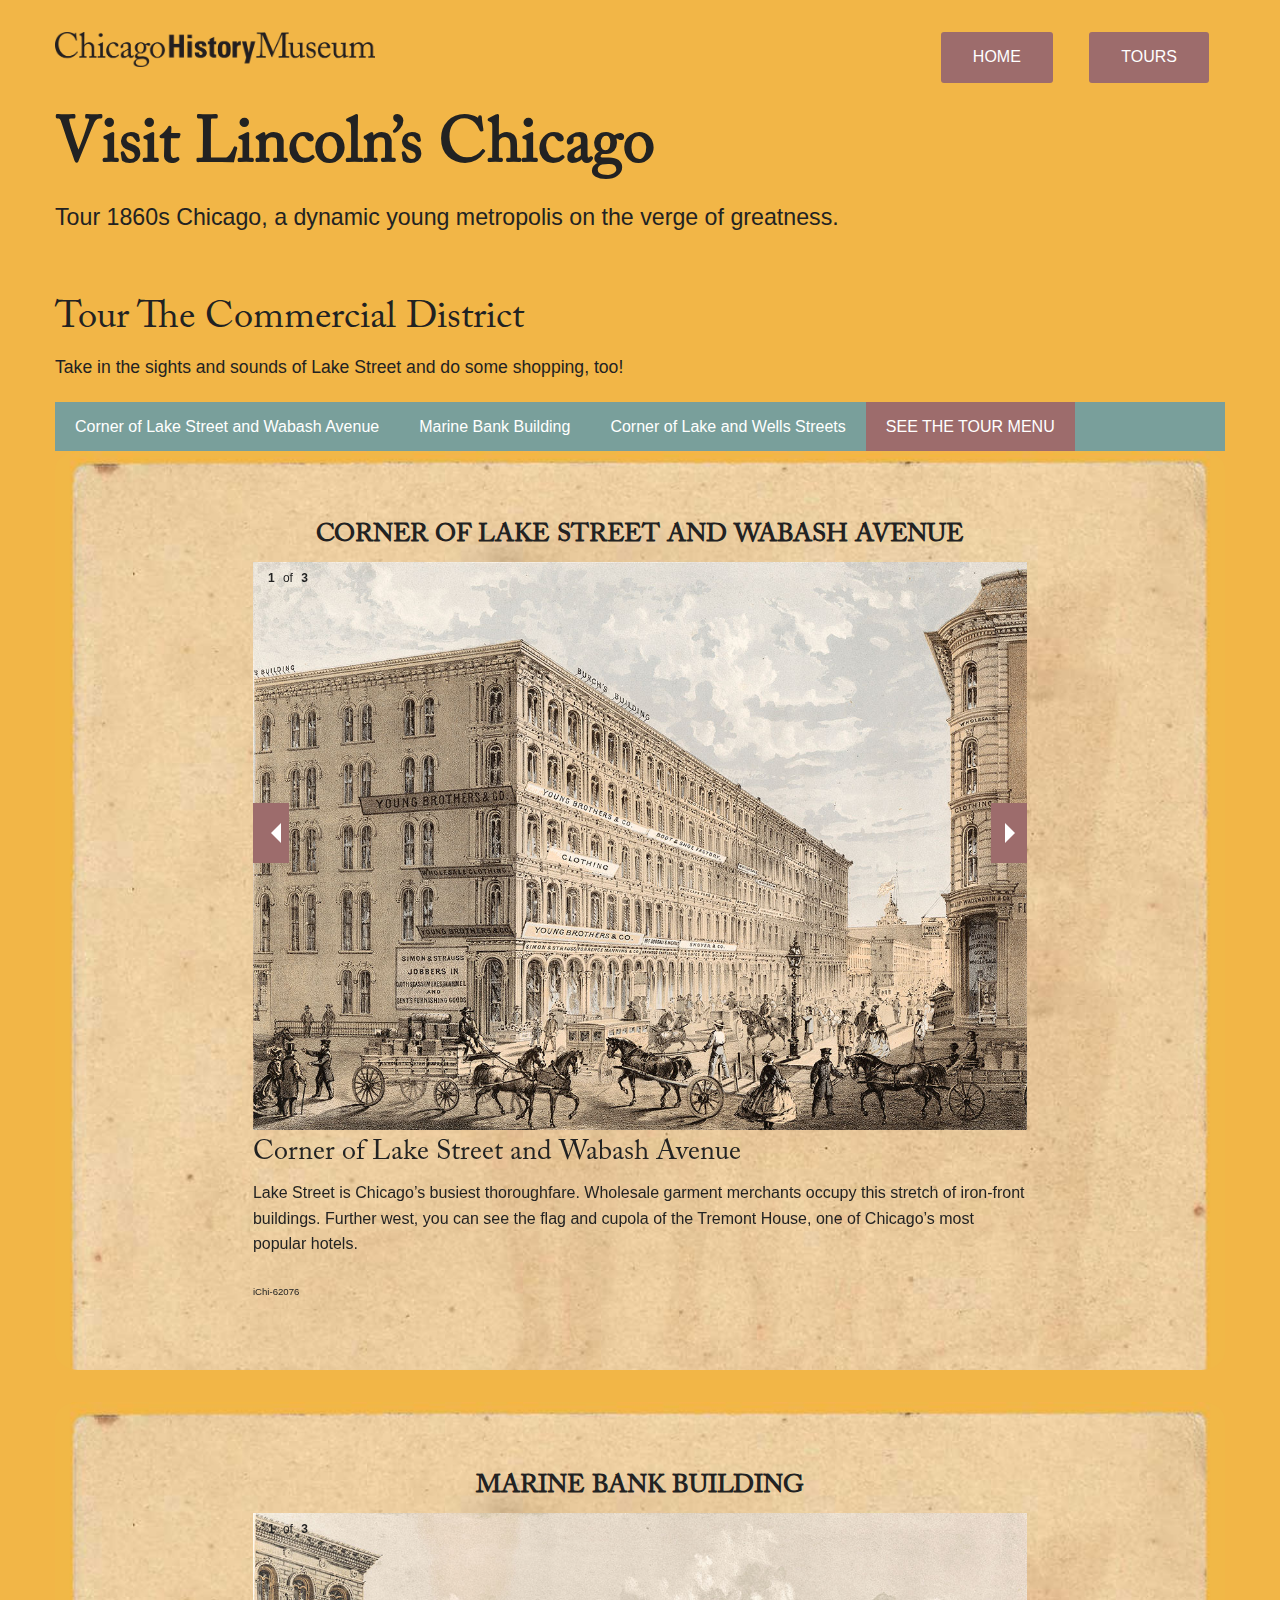
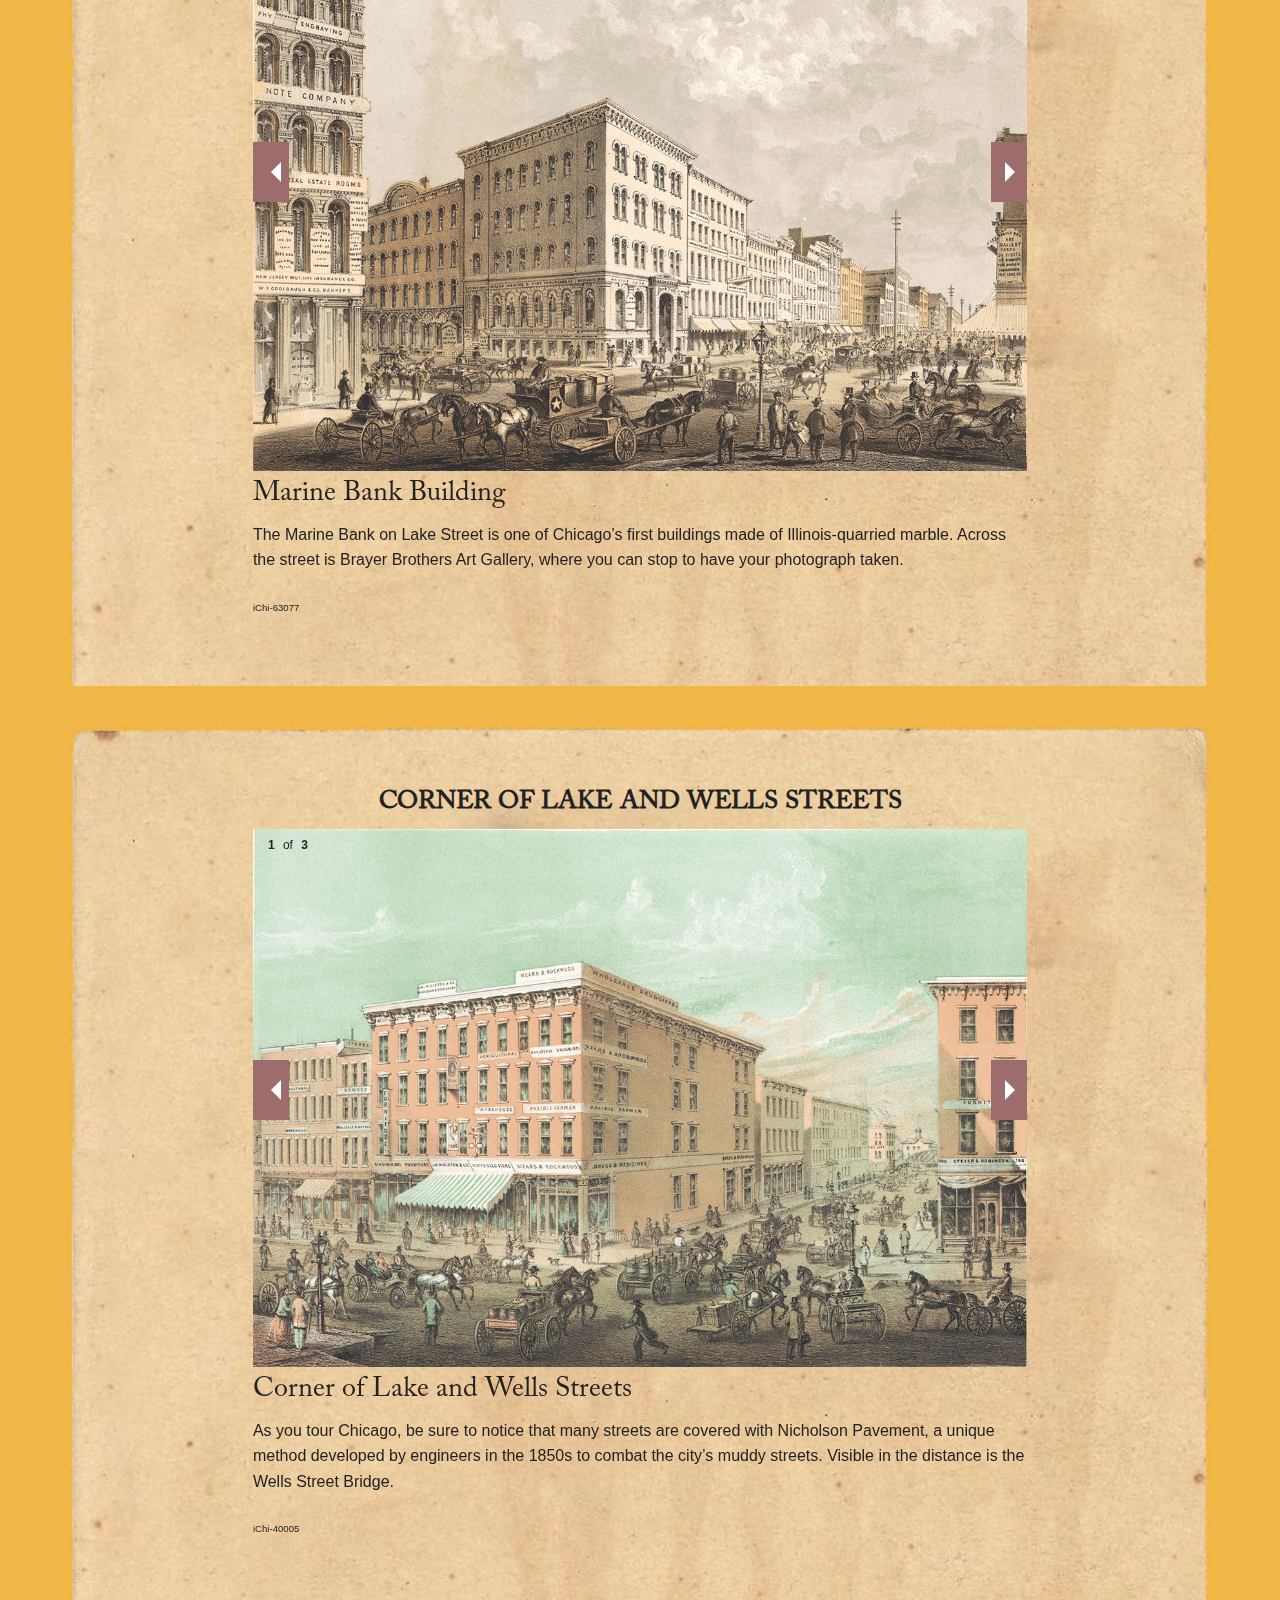
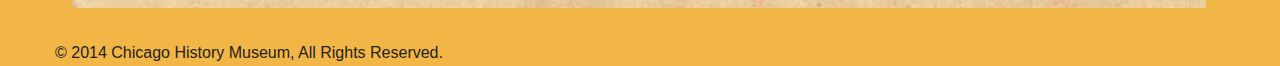
<file: tour-the-commercial-district.html>
<!doctype html>
<html class="no-js" lang="en">
  <head>
    <meta charset="utf-8" />
    <meta http-equiv="X-UA-Compatible" content="IE=edge" />
    <meta name="viewport" content="width=device-width, initial-scale=1.0" />
    <title>Chicago History Museum: Visit Lincoln's Chicago</title>

    <meta property="og:title" content="Chicago History Museum presents Visit Lincoln's Chicago" />
    <meta property="og:type" content="website" />
    <meta property="og:url" content="http://chicagohistory.org/visit-lincolns-chicago/" />
    <meta property="og:image" content="http://chicagohistory.org/visit-lincolns-chicago/img/opengraph/og-visit-lincolns-chicago.jpg" />
    <meta property="og:description" content="Tour 1860s Chicago via the Museum's lithograph collection." />
    <meta property="og:site_name" content="Chicago History Museum"/>

    <link rel="stylesheet" href="css/foundation.css" />
    <link rel="stylesheet" href="css/visit-lincolns-chicago.css" />
    <script src="js/vendor/modernizr.js"></script>


    <script>
      (function(i,s,o,g,r,a,m){i['GoogleAnalyticsObject']=r;i[r]=i[r]||function(){
      (i[r].q=i[r].q||[]).push(arguments)},i[r].l=1*new Date();a=s.createElement(o),
      m=s.getElementsByTagName(o)[0];a.async=1;a.src=g;m.parentNode.insertBefore(a,m)
      })(window,document,'script','//www.google-analytics.com/analytics.js','ga');

      ga('create', 'UA-23828007-2', 'chicagohistory.org');
      ga('send', 'pageview');
   </script>

  </head>
  <body class="tours">
    <div class="row">
      <div class="large-12 columns">
        <section class="introduction">
          <header class="clearfix">
            <img src="img/logos/logo-chicago-history-museum.png" alt="Chicago History Museum Logo" class="logo logo--museum">
             <nav class="right">
              <ul class="menu menu--site">
                <li class="menu--site-section"><a href="index.html" class="button radius">Home</a></li>
                <li class="menu--site-section menu--site-section--active"><a href="tours.html" class="button radius">Tours</a></li>
              </ul>
            </nav>
            <h1 class="title title--site"><span class="hide">Chicago History Museum presents</span> Visit Lincoln’s Chicago</h1>
            <p class="section__lead">Tour 1860s Chicago, a dynamic young metropolis on the verge of greatness.</p>
          </header>
         <!--  <ul class="menu menu--tours">
              <li class="menu--tour"><a href="tour-the-heart-of-chicago.html">The Heart of Chicago</a></li>
              <li class="menu--tour menu--tour--active"><a href="#">The Commercial District</a></li>
              <li class="menu--tour"><a href="tour-cultural-attractions.html">Cultural Attractions</a></li>
              <li class="menu--tour"><a href="tour-waterways.html">Waterways</a></li>
              <li class="menu--tour"><a href="tour-neighborhood-churches.html">Neighborhood Churches</a></li>
              <li class="menu--tour"><a href="tour-the-south-side.html">The South Side</a></li>
          </ul> -->
      </div>
    </div>

  <main>
    <div class="row">
      <div class="large-12 columns">
        <section class="tour">
          <header>
            <h1 class="title title--tour">Tour The Commercial District</h1>
          </header>
          <p class="tour__lead">Take in the sights and sounds of Lake Street and do some shopping, too!</p>
            <div data-magellan-expedition="fixed">
              <dl class="menu menu--tour-stops">
                <dd data-magellan-arrival="tour-stop-one" class="menu--tour-stop"><a href="#tour-stop-one">Corner of Lake Street and Wabash Avenue</a></li>
                <dd data-magellan-arrival="tour-stop-two" class="menu--tour-stop"><a href="#tour-stop-two">Marine Bank Building</a></li>
                <dd data-magellan-arrival="tour-stop-three" class="menu--tour-stop"><a href="#tour-stop-three">Corner of Lake and Wells Streets</a></li>
                <dd class="menu--tour-list"><a href="tours.html">See the Tour Menu</a></li>
              </dl>
            </div>
            <section class="tour__stop">
              <section class="tour__stop--slideshow">
              <header>
                <a name="tour-stop-one"></a>
                <h1 data-magellan-destination="tour-stop-one" class="title title--tour-stop">Corner of Lake Street and Wabash Avenue</h1>
              </header>
              <ul data-orbit data-options="pause_on_hover:true;
                                          animation_speed:500;
                                          navigation_arrows:true;
                                          bullets:false;
                                          timer: false;">
                <li>
                  <img src="img/tours/corner-lake-and-wabash-i62076.jpg" alt="Corner of Lake Street and Wabash Avenue" />
                  <div>
                    <h2 class="title title--tour-stop-detail">Corner of Lake Street and Wabash Avenue</h2> 
                    <p>Lake Street is Chicago’s busiest thoroughfare. Wholesale garment merchants occupy this stretch of iron-front buildings. Further west, you can see the flag and cupola of the Tremont House, one of Chicago’s most popular hotels.</p>
                    <p><small>iChi-62076</small></p>
                  </div>
                </li>
                <li>
                  <img src="img/tours/corner-lake-and-wabash-iron-front-buildings-i63076.jpg" alt="Iron-front buildings" />
                  <div>
                    <h2 class="title title--tour-stop-detail">Iron-front buildings</h2> 
                    <p>Built in 1857–58, these buildings are reportedly fireproof, but the lack of interior firewalls may create hazardous conditions in the future.</p>
                    <p><small>iChi-63076</small></p>
                  </div>
                </li>
                <li>
                  <img src="img/tours/corner-lake-and-wabash-tremont-house-i63056.jpg" alt="Tremont House" />
                  <div>
                    <h2 class="title title--tour-stop-detail">Tremont House</h2> 
                    <p>Abraham Lincoln usually stays at the Tremont House when he visits Chicago. On July 10, 1858, Lincoln made one of his most famous speeches against slavery from the front balcony overlooking Lake and Dearborn Streets.</p>
                    <p><small>iChi-63056</small></p>
                  </div>
                </li>
              </ul>
            </section>
            </section>
             <section class="tour__stop">
              <section class="tour__stop--slideshow">
              <header>
                <a name="tour-stop-two"></a>
                <h1 data-magellan-destination="tour-stop-two" class="title title--tour-stop">Marine Bank Building</h1>
              </header>
              <ul data-orbit data-options="pause_on_hover:true;
                                          animation_speed:500;
                                          navigation_arrows:true;
                                          bullets:false;
                                          timer: false;">
                <li>
                  <img src="img/tours/marine-bank-building-i63077.jpg" alt="Marine Bank Building" />
                  <div>
                    <h2 class="title title--tour-stop-detail">Marine Bank Building</h2> 
                    <p>The Marine Bank on Lake Street is one of Chicago’s first buildings made of Illinois-quarried marble. Across the street is Brayer Brothers Art Gallery, where you can stop to have your photograph taken.</p>
                    <p><small>iChi-63077</small></p>
                  </div>
                </li>
                <li>
                  <img src="img/tours/marine-bank-building-lake-street-i63078.jpg" alt="Lake Street" />
                  <div>
                    <h2 class="title title--tour-stop-detail">Lake Street</h2> 
                    <p>In 1858–59, city workers raised Lake Street and all of its buildings by six feet to install sewers and improve drainage. Previously, rain turned the street into a muddy mess.</p>
                    <p><small>iChi-63078</small></p>
                  </div>
                </li>
                <li>
                  <img src="img/tours/marine-bank-building-brayer-brothers-i63079.jpg" alt="Brayer Brothers Art Gallery" />
                  <div>
                    <h2 class="title title--tour-stop-detail">Brayer Brothers Art Gallery</h2> 
                    <p>Photography—what a marvel! While in Chicago, stop here to have your picture taken and made into a <em>carte de visite</em>, a small calling card to give to family and friends.</p>
                    <p><small>iChi-63079</small></p>
                  </div>
                </li>
              </ul>
            </section>
            </section>
             <section class="tour__stop">
              <section class="tour__stop--slideshow">
              <header>
                <a name="tour-stop-three"></a>
                <h1 data-magellan-destination="tour-stop-three" class="title title--tour-stop">Corner of Lake and Wells Streets</h1>
              </header>
              <ul data-orbit data-options="pause_on_hover:true;
                                          animation_speed:500;
                                          navigation_arrows:true;
                                          bullets:false;
                                          timer: false;">
                <li>
                  <img src="img/tours/corner-lake-and-wells-i40005.jpg" alt="Corner of Lake and Wells Streets" />
                  <div>
                    <h2 class="title title--tour-stop-detail">Corner of Lake and Wells Streets</h2>
                    <p>As you tour Chicago, be sure to notice that many streets are covered with Nicholson Pavement, a unique method developed by engineers in the 1850s to combat the city’s muddy streets. Visible in the distance is the Wells Street Bridge.</p>
                    <p><small>iChi-40005</small></p>
                  </div>
                </li>
                <li>
                  <img src="img/tours/corner-lake-and-wells-nicholson-pavement-i63080.jpg" alt="Nicholson Pavement" />
                  <div>
                    <h2 class="title title--tour-stop-detail">Nicholson Pavement</h2> 
                    <p>To create this surface, workers dip pine blocks in tar and set them like bricks. Next, they pour pitch over the surface and add gravel on top. The method is ingenious but may prove to be a fire hazard.</p>
                    <p><small>iChi-63080</small></p>
                  </div>
                </li>
                <li>
                  <img src="img/tours/corner-lake-and-wells-bridge-i63081.jpg" alt="Wells Street Bridge" />
                  <div>
                    <h2 class="title title--tour-stop-detail">Wells Street Bridge</h2> 
                    <p>This bridge, like several others in Chicago, pivots on its banks to allow ships to pass. This aids river traffic but means that street traffic has to wait for the bridge to pivot back to cross the river.</p>
                    <p><small>iChi-63081</small></p>
                  </div>
                </li>
              </ul>
            </section>
            </section>
            <footer>
              <p>&copy; 2014 Chicago History Museum, All Rights Reserved.</p>
            </footer>
            
        </section>
      </div>
    </div>
  </main>
    
    <script src="js/vendor/jquery.js"></script>
    <script src="js/foundation.min.js"></script>
    <script src="js/visit-lincolns-chicago.js"></script>
    <script>
      $(document).foundation();
    </script>
  </body>
</html>
</file>
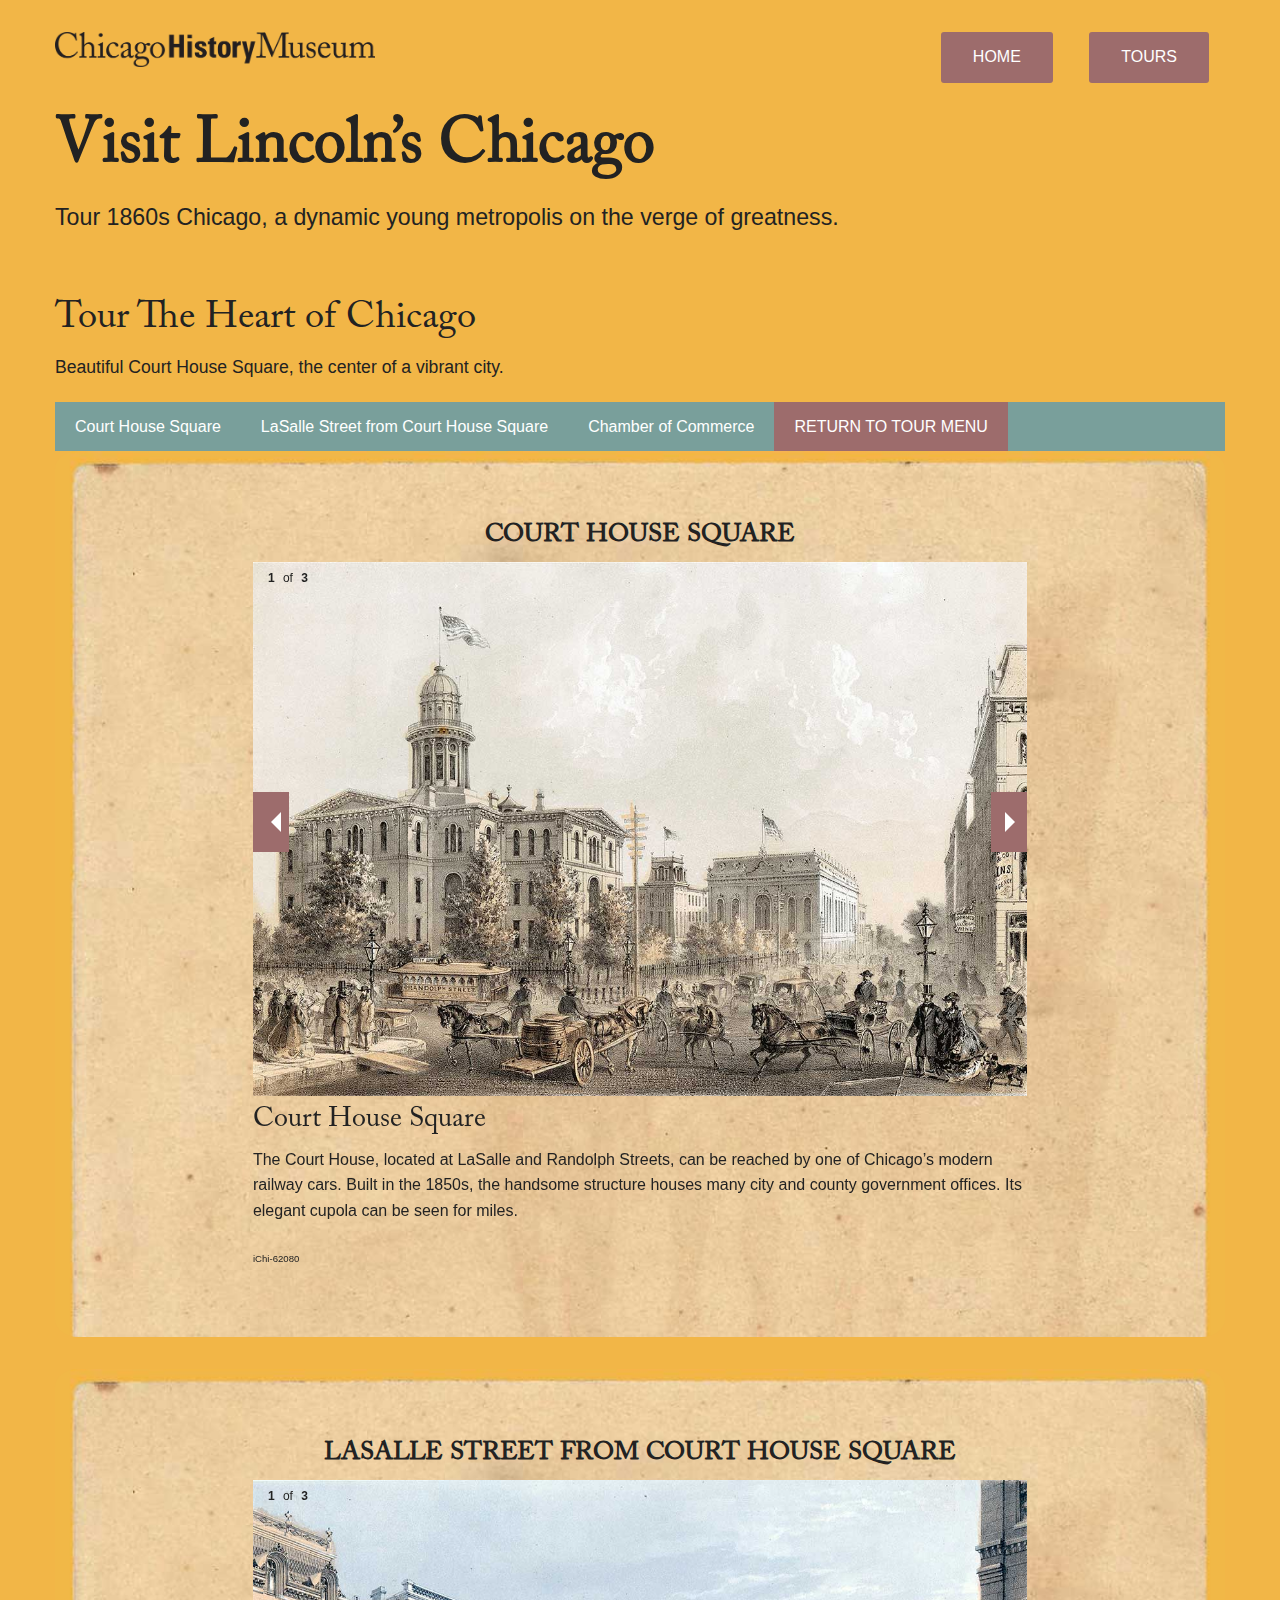
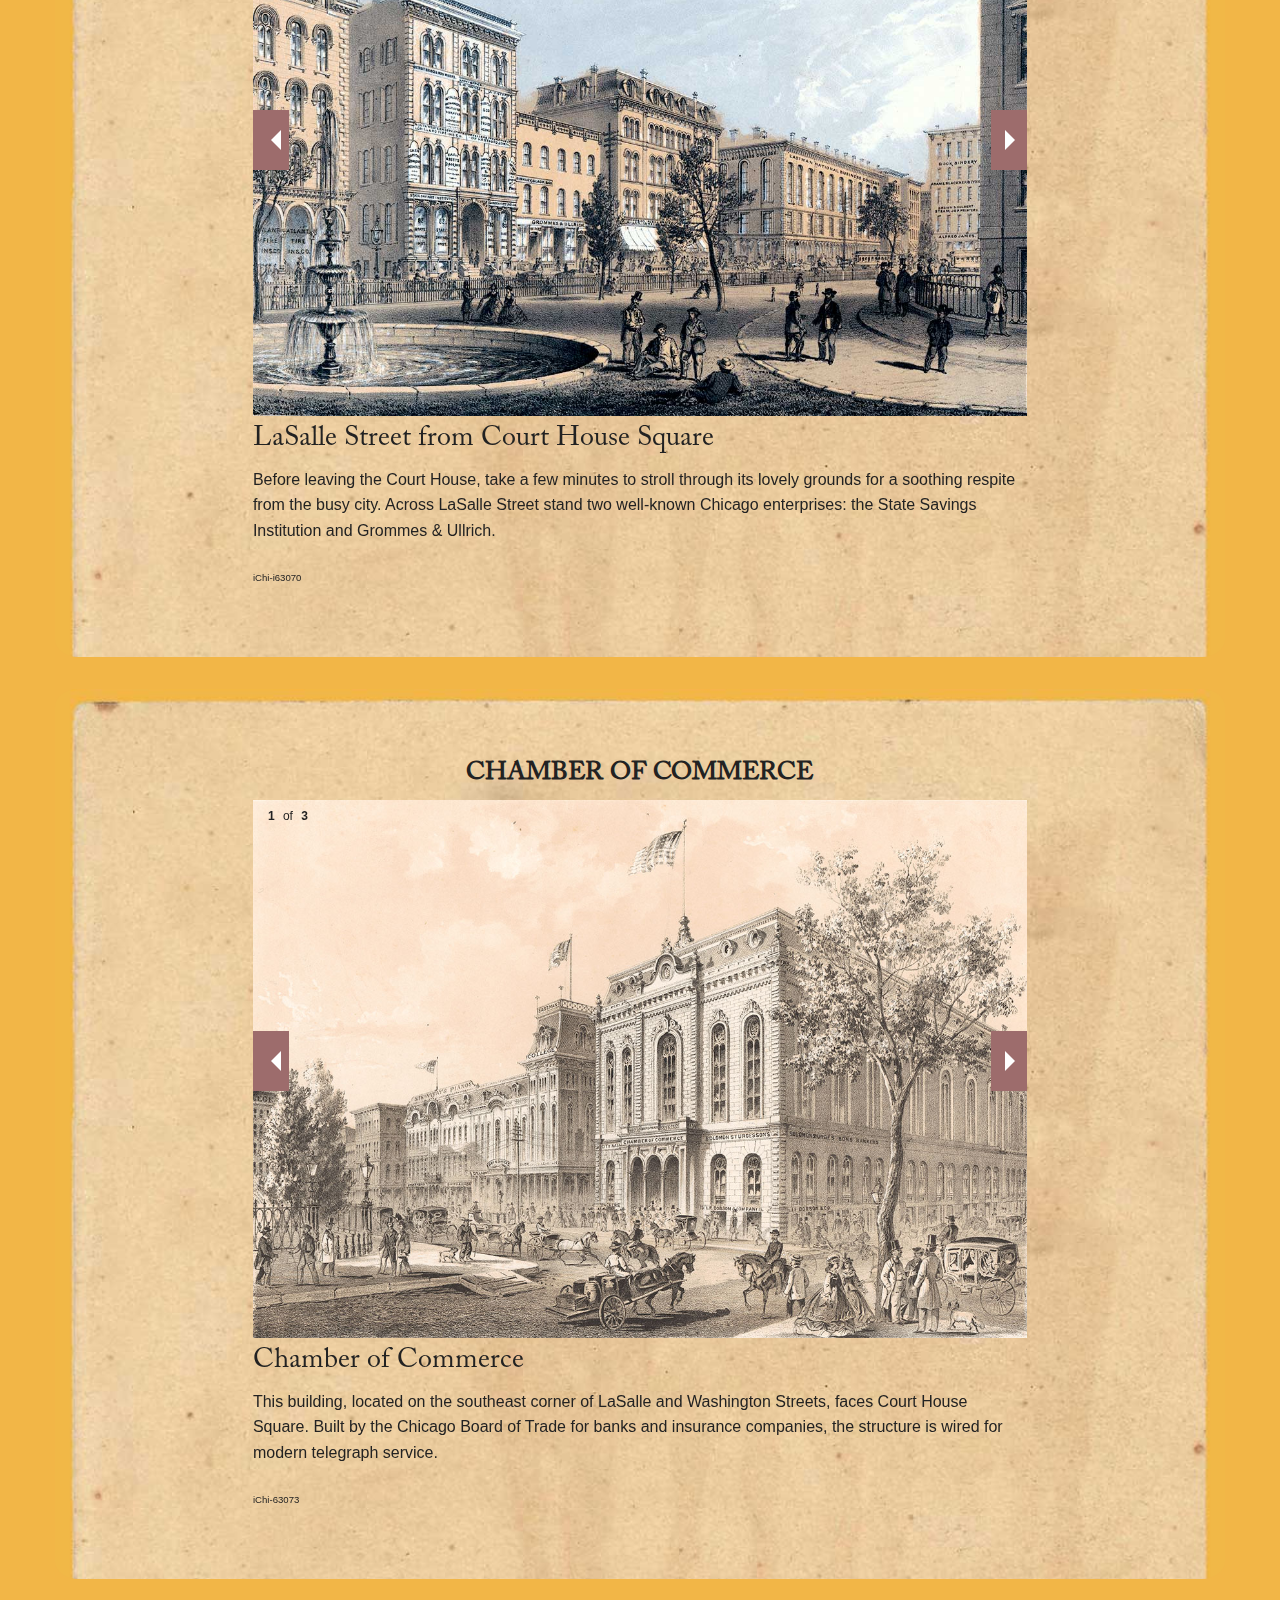
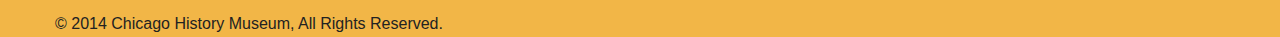
<file: tour-the-heart-of-chicago.html>
<!doctype html>
<html class="no-js" lang="en">
  <head>
    <meta charset="utf-8" />
    <meta http-equiv="X-UA-Compatible" content="IE=edge" />
    <meta name="viewport" content="width=device-width, initial-scale=1.0" />
    <title>Chicago History Museum: Visit Lincoln's Chicago</title>

    <meta property="og:title" content="Chicago History Museum presents Visit Lincoln's Chicago" />
    <meta property="og:type" content="website" />
    <meta property="og:url" content="http://chicagohistory.org/visit-lincolns-chicago/" />
    <meta property="og:image" content="http://chicagohistory.org/visit-lincolns-chicago/img/opengraph/og-visit-lincolns-chicago.jpg" />
    <meta property="og:description" content="Tour 1860s Chicago via the Museum's lithograph collection." />
    <meta property="og:site_name" content="Chicago History Museum"/>

    <link rel="stylesheet" href="css/foundation.css" />
    <link rel="stylesheet" href="css/visit-lincolns-chicago.css" />
    <script src="js/vendor/modernizr.js"></script>


    <script>
      (function(i,s,o,g,r,a,m){i['GoogleAnalyticsObject']=r;i[r]=i[r]||function(){
      (i[r].q=i[r].q||[]).push(arguments)},i[r].l=1*new Date();a=s.createElement(o),
      m=s.getElementsByTagName(o)[0];a.async=1;a.src=g;m.parentNode.insertBefore(a,m)
      })(window,document,'script','//www.google-analytics.com/analytics.js','ga');

      ga('create', 'UA-23828007-2', 'chicagohistory.org');
      ga('send', 'pageview');
   </script>

  </head>
  <body class="tours">
    <div class="row">
      <div class="large-12 columns">
        <section class="introduction">
          <header class="clearfix">
            <img src="img/logos/logo-chicago-history-museum.png" alt="Chicago History Museum Logo" class="logo logo--museum">
             <nav class="right">
              <ul class="menu menu--site">
                <li class="menu--site-section"><a href="index.html" class="button radius">Home</a></li>
                <li class="menu--site-section menu--site-section--active"><a href="tours.html" class="button radius">Tours</a></li>
              </ul>
            </nav>
            <h1 class="title title--site"><span class="hide">Chicago History Museum presents</span> Visit Lincoln’s Chicago</h1>
            <p class="section__lead">Tour 1860s Chicago, a dynamic young metropolis on the verge of greatness.</p>
          </header>
          <!-- <ul class="menu menu--tours">
              <li class="menu--tour menu--tour--active"><a href="#">The Heart of Chicago</a></li>
              <li class="menu--tour"><a href="tour-the-commercial-district.html">The Commercial District</a></li>
              <li class="menu--tour"><a href="tour-cultural-attractions.html">Cultural Attractions</a></li>
              <li class="menu--tour"><a href="tour-waterways.html">Waterways</a></li>
              <li class="menu--tour"><a href="tour-neighborhood-churches.html">Neighborhood Churches</a></li>
              <li class="menu--tour"><a href="tour-the-south-side.html">The South Side</a></li>
          </ul> -->
      </div>
    </div>

  <main>
    <div class="row">
      <div class="large-12 columns">
        <section class="tour">
          <header>
            <h1 class="title title--tour">Tour The Heart of Chicago</h1>
          </header>
          <p class="tour__lead">Beautiful Court House Square, the center of a vibrant city.</p>
            <div data-magellan-expedition="fixed">
              <dl class="menu menu--tour-stops">
                <dd data-magellan-arrival="tour-stop-one" class="menu--tour-stop"><a href="#tour-stop-one">Court House Square</a></li>
                <dd data-magellan-arrival="tour-stop-two" class="menu--tour-stop"><a href="#tour-stop-two">LaSalle Street from Court House Square</a></li>
                <dd data-magellan-arrival="tour-stop-three" class="menu--tour-stop"><a href="#tour-stop-three">Chamber of Commerce</a></li>
                <dd class="menu--tour-list"><a href="tours.html">Return to Tour Menu</a></li>
              </dl>
            </div>
            <section class="tour__stop">
              <section class="tour__stop--slideshow">
              <header>
                <a name="tour-stop-one"></a>
                <h1 data-magellan-destination="tour-stop-one" class="title title--tour-stop">Court House Square</h1>
              </header>
              <ul data-orbit data-options="pause_on_hover:true;
                                          animation_speed:500;
                                          navigation_arrows:true;
                                          bullets:false;
                                          timer: false;">
                <li>
                  <img src="img/tours/court-house-square-i62080.jpg" alt="Court House Square" />
                  <div>
                    <h2 class="title title--tour-stop-detail">Court House Square</h2> 
                    <p>The Court House, located at LaSalle and Randolph Streets, can be reached by one of Chicago’s modern railway cars. Built in the 1850s, the handsome structure houses many city and county government offices. Its elegant cupola can be seen for miles.</p>
                    <p><small>iChi-62080</small></p>
                  </div>
                </li>
                <li>
                  <img src="img/tours/court-house-square-cupula-i62080d1.jpg" alt="Court House Square cupula" />
                  <div>
                    <h2 class="title title--tour-stop-detail">Court House Square Cupula</h2> 
                    <p>Added in 1858 and rising 125 feet above the ground, the cupola makes the Court House Chicago’s tallest building. Chicago’s heavy, clay-like soil makes construction difficult.</p>
                    <p><small>iChi-62080d1</small></p>
                  </div>
                </li>
                <li>
                  <img src="img/tours/court-house-square-railway-cars-i63069.jpg" alt="Court House Square railway cars" />
                  <div>
                    <h2 class="title title--tour-stop-detail">Court House Square Railway Cars</h2> 
                    <p>First introduced in 1858, horse-drawn cars run on iron tracks and move twice as fast as walking. They operate throughout Chicago’s central district but often create traffic jams.</p>
                    <p><small>iChi-63069</small></p>
                  </div>
                </li>
              </ul>
            </section>
            </section>
             <section class="tour__stop">
              <section class="tour__stop--slideshow">
              <header>
                <a name="tour-stop-two"></a>
                <h1 data-magellan-destination="tour-stop-two" class="title title--tour-stop">LaSalle Street from Court House Square</h1>
              </header>
              <ul data-orbit data-options="pause_on_hover:true;
                                          animation_speed:500;
                                          navigation_arrows:true;
                                          bullets:false;
                                          timer: false;">
                <li>
                  <img src="img/tours/lasalle-street-i63070.jpg" alt="LaSalle Street from Court House Square" />
                  <div>
                    <h2 class="title title--tour-stop-detail">LaSalle Street from Court House Square</h2> 
                    <p>Before leaving the Court House, take a few minutes to stroll through its lovely grounds for a soothing respite from the busy city. Across LaSalle Street stand two well-known Chicago enterprises: the State Savings Institution and Grommes &amp; Ullrich.</p>
                    <p><small>iChi-i63070</small></p>
                  </div>
                </li>
                <li>
                  <img src="img/tours/lasalle-street-state-savings-i63071.jpg" alt="State Savings Institution" />
                  <div>
                    <h2 class="title title--tour-stop-detail">State Savings Institution</h2> 
                    <p>One of Chicago’s most reliable banks, State Savings survived the economic panic of 1861 caused by the outbreak of the Civil War. Other banks weren’t as fortunate.</p>
                    <p><small>iChi-i63071</small></p>
                  </div>
                </li>
                <li>
                  <img src="img/tours/lasalle-street-grommes-and-ullrich-i63072.jpg" alt="Grommes & Ullrich" />
                  <div>
                    <h2 class="title title--tour-stop-detail">Grommes &amp; Ullrich</h2> 
                    <p>Grommes &amp; Ullrich, makers of fine whisky and wines, use this building as a storage vault. The Board of Education uses the upstairs rooms for meetings.</p>
                    <p><small>iChi-i63072</small></p>
                  </div>
                </li>
              </ul>
            </section>
            </section>
             <section class="tour__stop">
              <section class="tour__stop--slideshow">
              <header>
                <a name="tour-stop-three"></a>
                <h1 data-magellan-destination="tour-stop-three" class="title title--tour-stop">Chamber of Commerce</h1>
              </header>
              <ul data-orbit data-options="pause_on_hover:true;
                                          animation_speed:500;
                                          navigation_arrows:true;
                                          bullets:false;
                                          timer: false;">
                <li>
                  <img src="img/tours/chamber-commerce-i63073.jpg" alt="Chamber of Commerce" />
                  <div>
                    <h2 class="title title--tour-stop-detail">Chamber of Commerce</h2> 
                    <p>This building, located on the southeast corner of LaSalle and Washington Streets, faces Court House Square. Built by the Chicago Board of Trade for banks and insurance companies, the structure is wired for modern telegraph service.</p>
                    <p><small>iChi-63073</small></p>
                  </div>
                </li>
                <li>
                  <img src="img/tours/chamber-commerce-solomon-i63074.jpg" alt="Chamber of Commerce Solomon Sturges’ Sons Bankers" />
                  <div>
                    <h2 class="title title--tour-stop-detail">Solomon Sturges’ Sons Bankers</h2> 
                    <p>The sons of a successful grain merchant recently founded this firm. They hope to make a fortune!</p>
                    <p><small>iChi-63074</small></p>
                  </div>
                </li>
                <li>
                  <img src="img/tours/chamber-commerce-telegraph-i63075.jpg" alt="Chamber of Commerce telegraph" />
                  <div>
                    <h2 class="title title--tour-stop-detail">Telegraph</h2> 
                    <p>This marvel of modern communication came to Chicago in 1848, the same year the city’s first railroad, the Galena & Chicago Union, began operations. The telegraph connections link Chicago to older eastern cities and new western markets.</p>
                    <p><small>iChi-63075</small></p>
                  </div>
                </li>
              </ul>
            </section>
            </section>
            <footer>
              <p>&copy; 2014 Chicago History Museum, All Rights Reserved.</p>
            </footer>
            
        </section>
      </div>
    </div>
  </main>
    
    <script src="js/vendor/jquery.js"></script>
    <script src="js/foundation.min.js"></script>
    <script src="js/visit-lincolns-chicago.js"></script>
    <script>
      $(document).foundation();
    </script>
  </body>
</html>
</file>
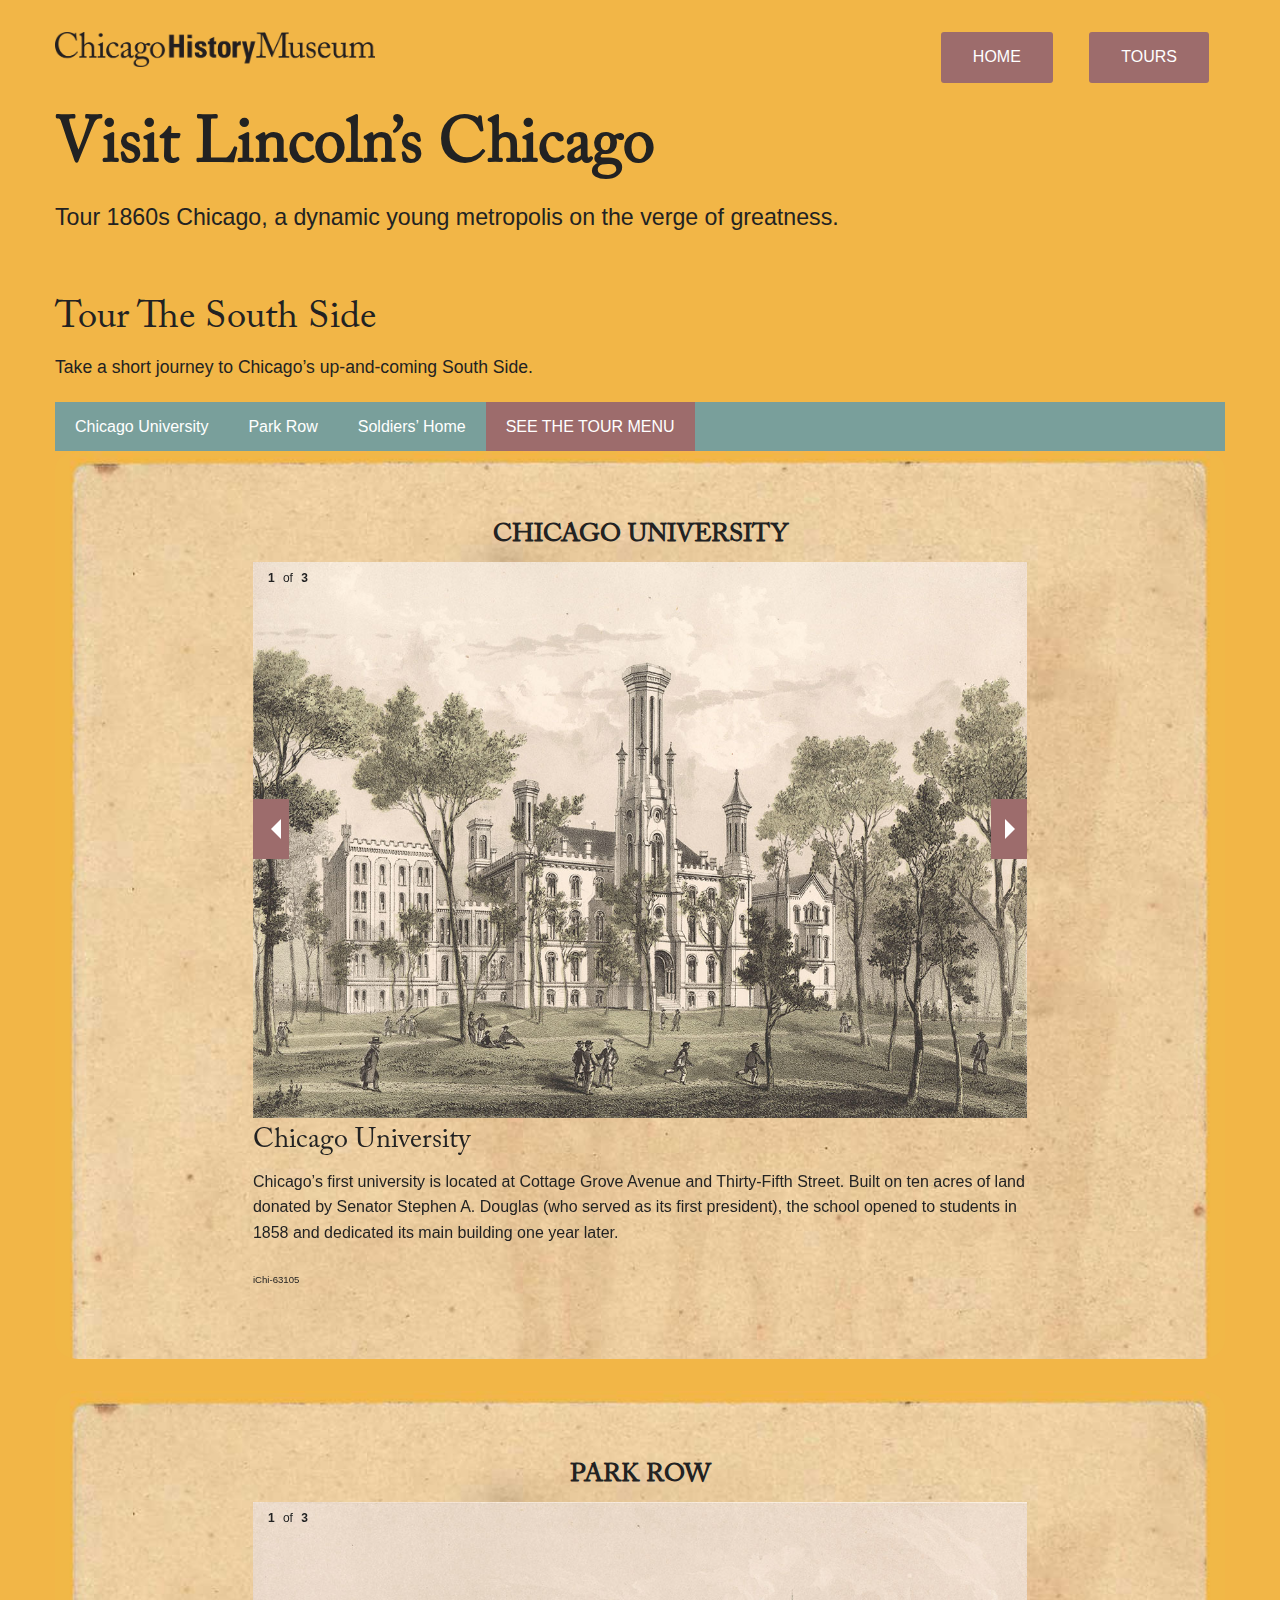
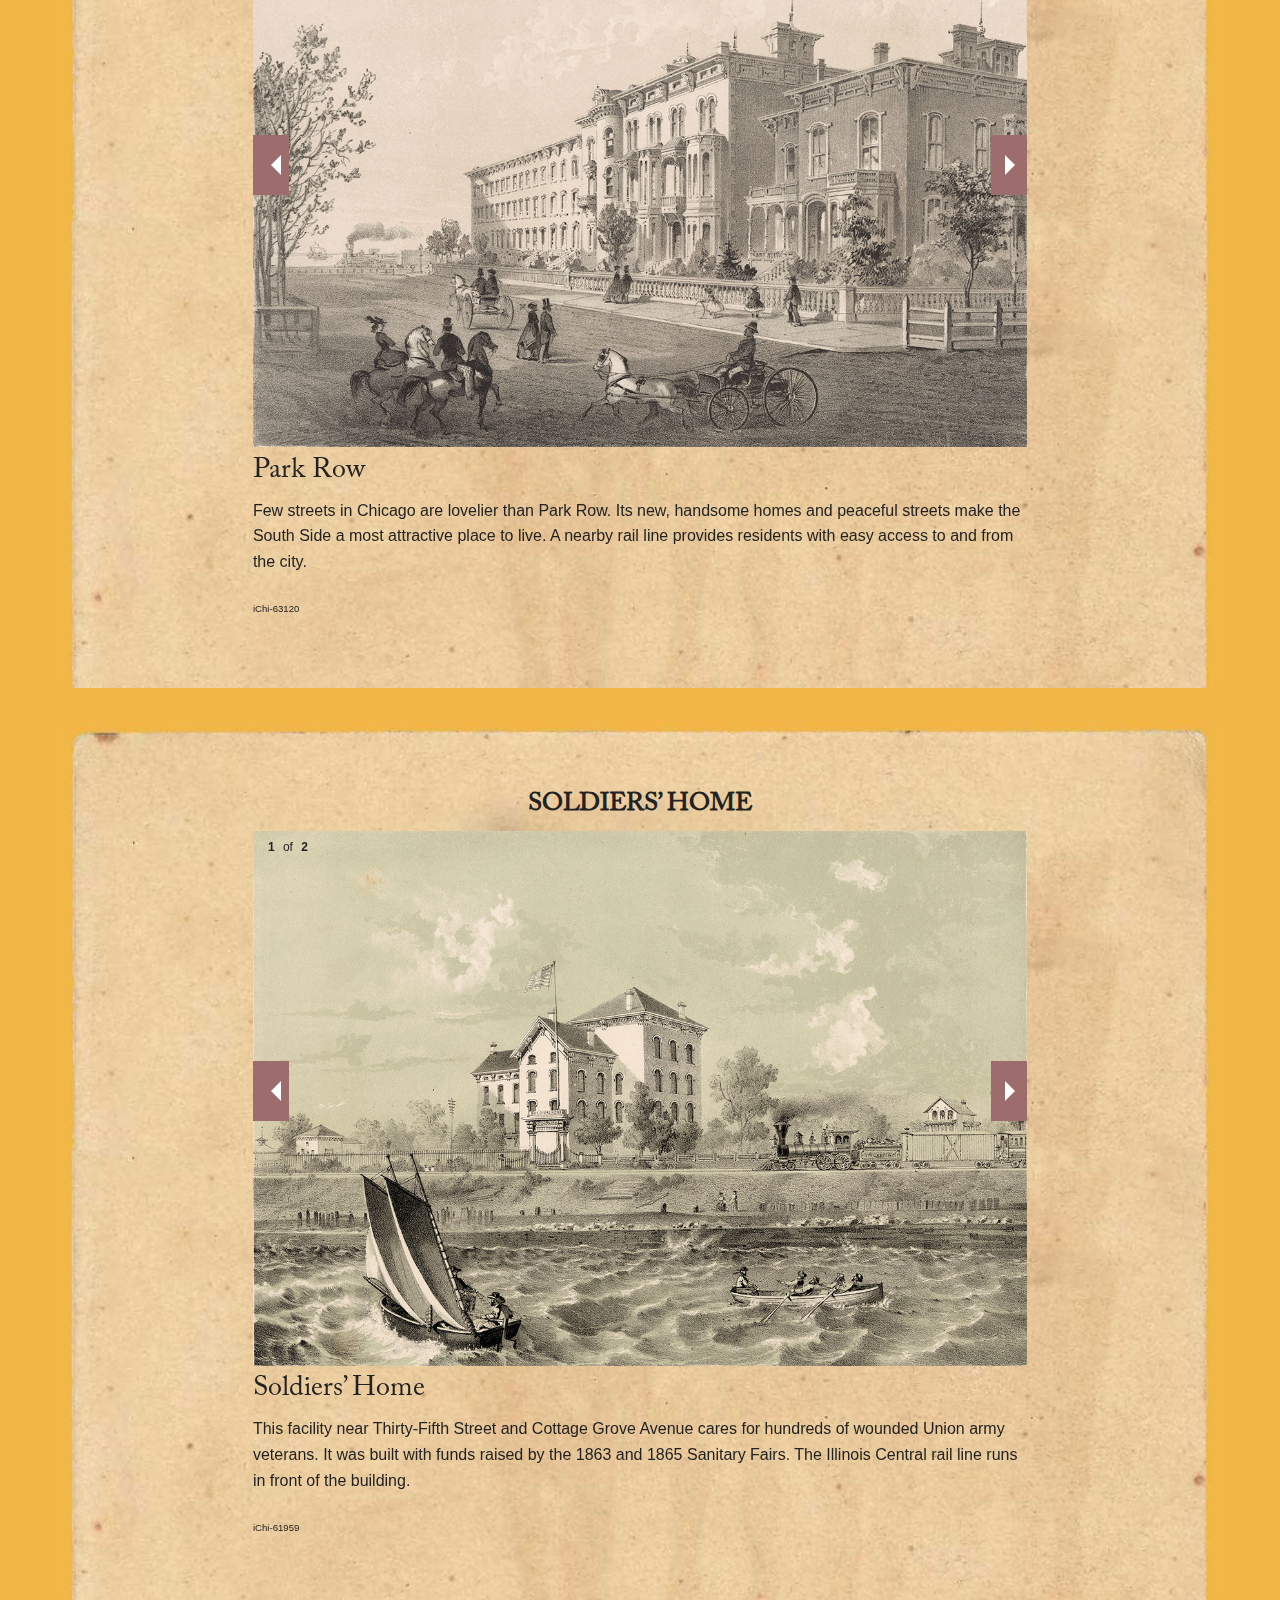
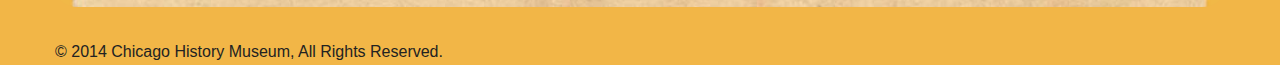
<file: tour-the-south-side.html>
<!doctype html>
<html class="no-js" lang="en">
  <head>
    <meta charset="utf-8" />
    <meta http-equiv="X-UA-Compatible" content="IE=edge" />
    <meta name="viewport" content="width=device-width, initial-scale=1.0" />
    <title>Chicago History Museum: Visit Lincoln's Chicago</title>

    <meta property="og:title" content="Chicago History Museum presents Visit Lincoln's Chicago" />
    <meta property="og:type" content="website" />
    <meta property="og:url" content="http://chicagohistory.org/visit-lincolns-chicago/" />
    <meta property="og:image" content="http://chicagohistory.org/visit-lincolns-chicago/img/opengraph/og-visit-lincolns-chicago.jpg" />
    <meta property="og:description" content="Tour 1860s Chicago via the Museum's lithograph collection." />
    <meta property="og:site_name" content="Chicago History Museum"/>

    <link rel="stylesheet" href="css/foundation.css" />
    <link rel="stylesheet" href="css/visit-lincolns-chicago.css" />
    <script src="js/vendor/modernizr.js"></script>


    <script>
      (function(i,s,o,g,r,a,m){i['GoogleAnalyticsObject']=r;i[r]=i[r]||function(){
      (i[r].q=i[r].q||[]).push(arguments)},i[r].l=1*new Date();a=s.createElement(o),
      m=s.getElementsByTagName(o)[0];a.async=1;a.src=g;m.parentNode.insertBefore(a,m)
      })(window,document,'script','//www.google-analytics.com/analytics.js','ga');

      ga('create', 'UA-23828007-2', 'chicagohistory.org');
      ga('send', 'pageview');
   </script>

  </head>
  <body class="tours">
    <div class="row">
      <div class="large-12 columns">
        <section class="introduction">
          <header class="clearfix">
            <img src="img/logos/logo-chicago-history-museum.png" alt="Chicago History Museum Logo" class="logo logo--museum">
             <nav class="right">
              <ul class="menu menu--site">
                <li class="menu--site-section"><a href="index.html" class="button radius">Home</a></li>
                <li class="menu--site-section menu--site-section--active"><a href="tours.html" class="button radius">Tours</a></li>
              </ul>
            </nav>
            <h1 class="title title--site"><span class="hide">Chicago History Museum presents</span> Visit Lincoln’s Chicago</h1>
            <p class="section__lead">Tour 1860s Chicago, a dynamic young metropolis on the verge of greatness.</p>
          </header>
          <!-- <ul class="menu menu--tours">
              <li class="menu--tour"><a href="tour-the-heart-of-chicago.html">The Heart of Chicago</a></li>
              <li class="menu--tour"><a href="tour-the-commercial-district.html">The Commercial District</a></li>
              <li class="menu--tour"><a href="tour-cultural-attractions.html">Cultural Attractions</a></li>
              <li class="menu--tour"><a href="tour-waterways.html">Waterways</a></li>
              <li class="menu--tour"><a href="tour-neighborhood-churches.html">Neighborhood Churches</a></li>
              <li class="menu--tour menu--tour--active"><a href="#">The South Side</a></li>
          </ul> -->
      </div>
    </div>

  <main>
    <div class="row">
      <div class="large-12 columns">
        <section class="tour">
          <header>
            <h1 class="title title--tour">Tour The South Side</h1>
          </header>
          <p class="tour__lead">Take a short journey to Chicago’s up-and-coming South Side.</p>
            <div data-magellan-expedition="fixed">
              <dl class="menu menu--tour-stops">
                <dd data-magellan-arrival="tour-stop-one" class="menu--tour-stop"><a href="#tour-stop-one">Chicago University</a></li>
                <dd data-magellan-arrival="tour-stop-two" class="menu--tour-stop"><a href="#tour-stop-two">Park Row</a></li>
                <dd data-magellan-arrival="tour-stop-three" class="menu--tour-stop"><a href="#tour-stop-three">Soldiers’ Home</a></li>
                <dd class="menu--tour-list"><a href="tours.html">See the Tour Menu</a></li>
              </dl>
            </div>
            <section class="tour__stop">
              <section class="tour__stop--slideshow">
              <header>
                <a name="tour-stop-one"></a>
                <h1 data-magellan-destination="tour-stop-one" class="title title--tour-stop">Chicago University</h1>
              </header>
              <ul data-orbit data-options="pause_on_hover:true;
                                          animation_speed:500;
                                          navigation_arrows:true;
                                          bullets:false;
                                          timer: false;">
                <li>
                  <img src="img/tours/southside-chicago-university-i63105.jpg" alt="Chicago University" />
                  <div>
                    <h2 class="title title--tour-stop-detail">Chicago University</h2> 
                    <p>Chicago’s first university is located at Cottage Grove Avenue and Thirty-Fifth Street. Built on ten acres of land donated by Senator Stephen A. Douglas (who served as its first president), the school opened to students in 1858 and dedicated its main building one year later.</p>
                    <p><small>iChi-63105</small></p>
                  </div>
                </li>
                <li>
                  <img src="img/tours/south-side-chicago-university-students-i63106.jpg" alt="Students" />
                  <div>
                    <h2 class="title title--tour-stop-detail">Students</h2> 
                    <p>A small but growing number of students attend Chicago University. They take regular college courses or pursue programs in medicine and law. The law school opened on July 22, 1859.</p>
                    <p><small>iChi-63106</small></p>
                  </div>
                </li>
                <li>
                  <img src="img/tours/south-side-chicago-university-main-building-i63107.jpg" alt="Main building" />
                  <div>
                    <h2 class="title title--tour-stop-detail">Main building</h2> 
                    <p>The well-known Chicago architect William W. Boyington designed the university’s Gothic-style main building at a cost of $200,000. The building’s 156-foot tower dominates the surrounding landscape.</p>
                    <p><small>iChi-63107</small></p>
                  </div>
                </li>
              </ul>
            </section>
            </section>
             <section class="tour__stop">
              <section class="tour__stop--slideshow">
              <header>
                <a name="tour-stop-two"></a>
                <h1 data-magellan-destination="tour-stop-two" class="title title--tour-stop">Park Row</h1>
              </header>
              <ul data-orbit data-options="pause_on_hover:true;
                                          animation_speed:500;
                                          navigation_arrows:true;
                                          bullets:false;
                                          timer: false;">
                <li>
                  <img src="img/tours/south-side-park-row-i63120.jpg" alt="Park Row" />
                  <div>
                    <h2 class="title title--tour-stop-detail">Park Row</h2> 
                    <p>Few streets in Chicago are lovelier than Park Row. Its new, handsome homes and peaceful streets make the South Side a most attractive place to live. A nearby rail line provides residents with easy access to and from the city.</p>
                    <p><small>iChi-63120</small></p>
                  </div>
                </li>
                <li>
                  <img src="img/tours/south-side-park-row-south-side-i63121.jpg" alt="South Side" />
                  <div>
                    <h2 class="title title--tour-stop-detail">South Side</h2> 
                    <p>The South Side is home to a small community of free black citizens. Most of them arrived before the Civil War and now work as domestic servants for wealthy white residents.</p>
                    <p><small>iChi-63121</small></p>
                  </div>
                </li>
                <li>
                  <img src="img/tours/south-side-park-row-rail-line-i63122.jpg" alt="Rail line" />
                  <div>
                    <h2 class="title title--tour-stop-detail">Rail line</h2>
                    <p>The Illinois Central Railroad stops near Park Row en route to and from the Great Central Depot. Although convenient, the rail line creates dirt and noise in an otherwise tranquil setting.</p>
                    <p><small>iChi-63122</small></p>
                  </div>
                </li>
              </ul>
            </section>
            </section>
             <section class="tour__stop">
              <section class="tour__stop--slideshow">
              <header>
                <a name="tour-stop-three"></a>
                <h1 data-magellan-destination="tour-stop-three" class="title title--tour-stop">Soldiers’ Home</h1>
              </header>
              <ul data-orbit data-options="pause_on_hover:true;
                                          animation_speed:500;
                                          navigation_arrows:true;
                                          bullets:false;
                                          timer: false;">
                <li>
                  <img src="img/tours/south-side-soldiers-home-i61959.jpg" alt="Soldiers’ Home" />
                  <div>
                    <h2 class="title title--tour-stop-detail">Soldiers’ Home</h2>
                    <p>This facility near Thirty-Fifth Street and Cottage Grove Avenue cares for hundreds of wounded Union army veterans. It was built with funds raised by the 1863 and 1865 Sanitary Fairs. The Illinois Central rail line runs in front of the building.</p>
                    <p><small>iChi-61959</small></p>
                  </div>
                </li>
                <li>
                  <img src="img/tours/south-side-soldiers-home-illinois-central-i61959d1.jpg" alt="Illinois Central" />
                  <div>
                    <h2 class="title title--tour-stop-detail">Illinois Central</h2> 
                    <p>Senator Stephen A. Douglas of Chicago sponsored the 1852 Congressional bill that established the Illinois Central Railroad Company. Douglas died in 1861, and his tomb is near the Soldiers’ Home.</p>
                    <p><small>iChi-61959d1</small></p>
                  </div>
                </li>
              </ul>
            </section>
            </section>
            <footer>
              <p>&copy; 2014 Chicago History Museum, All Rights Reserved.</p>
            </footer>
            
        </section>
      </div>
    </div>
  </main>
    
    <script src="js/vendor/jquery.js"></script>
    <script src="js/foundation.min.js"></script>
    <script src="js/visit-lincolns-chicago.js"></script>
    <script>
      $(document).foundation();
    </script>
  </body>
</html>
</file>
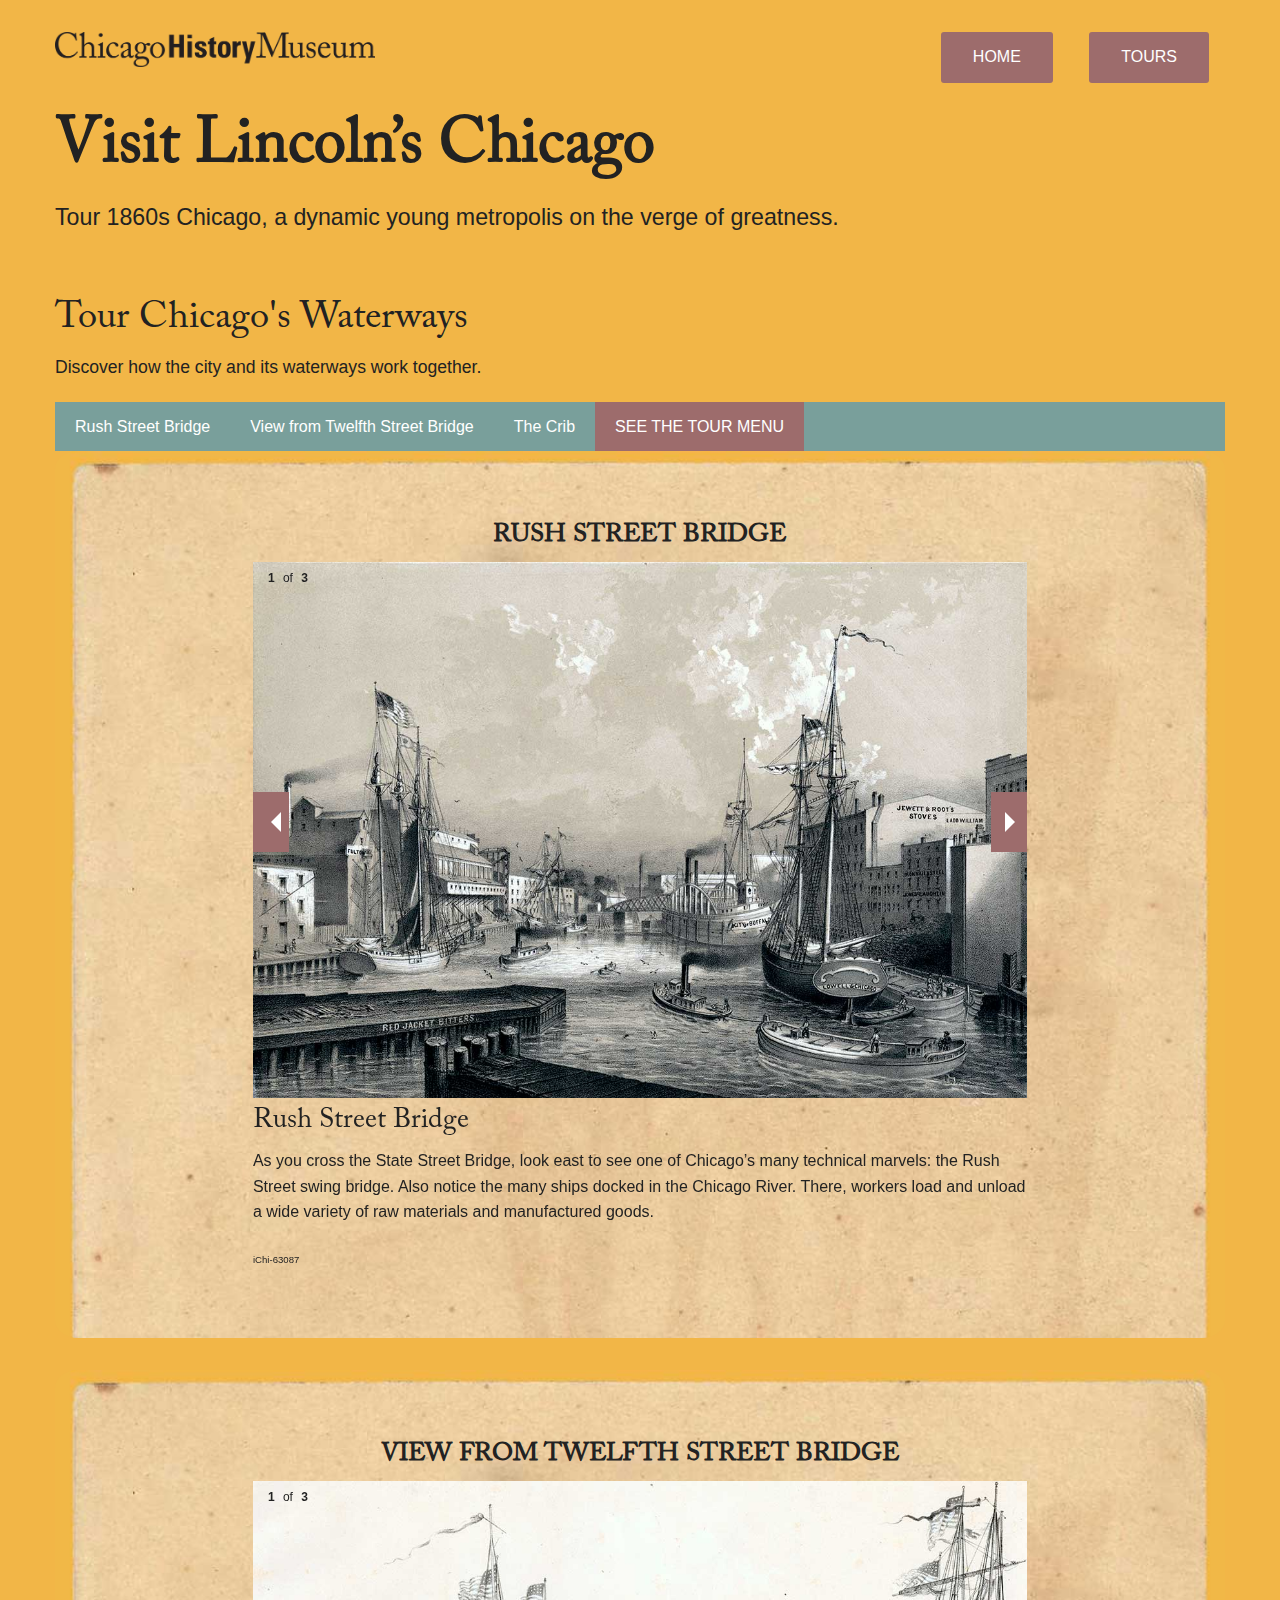
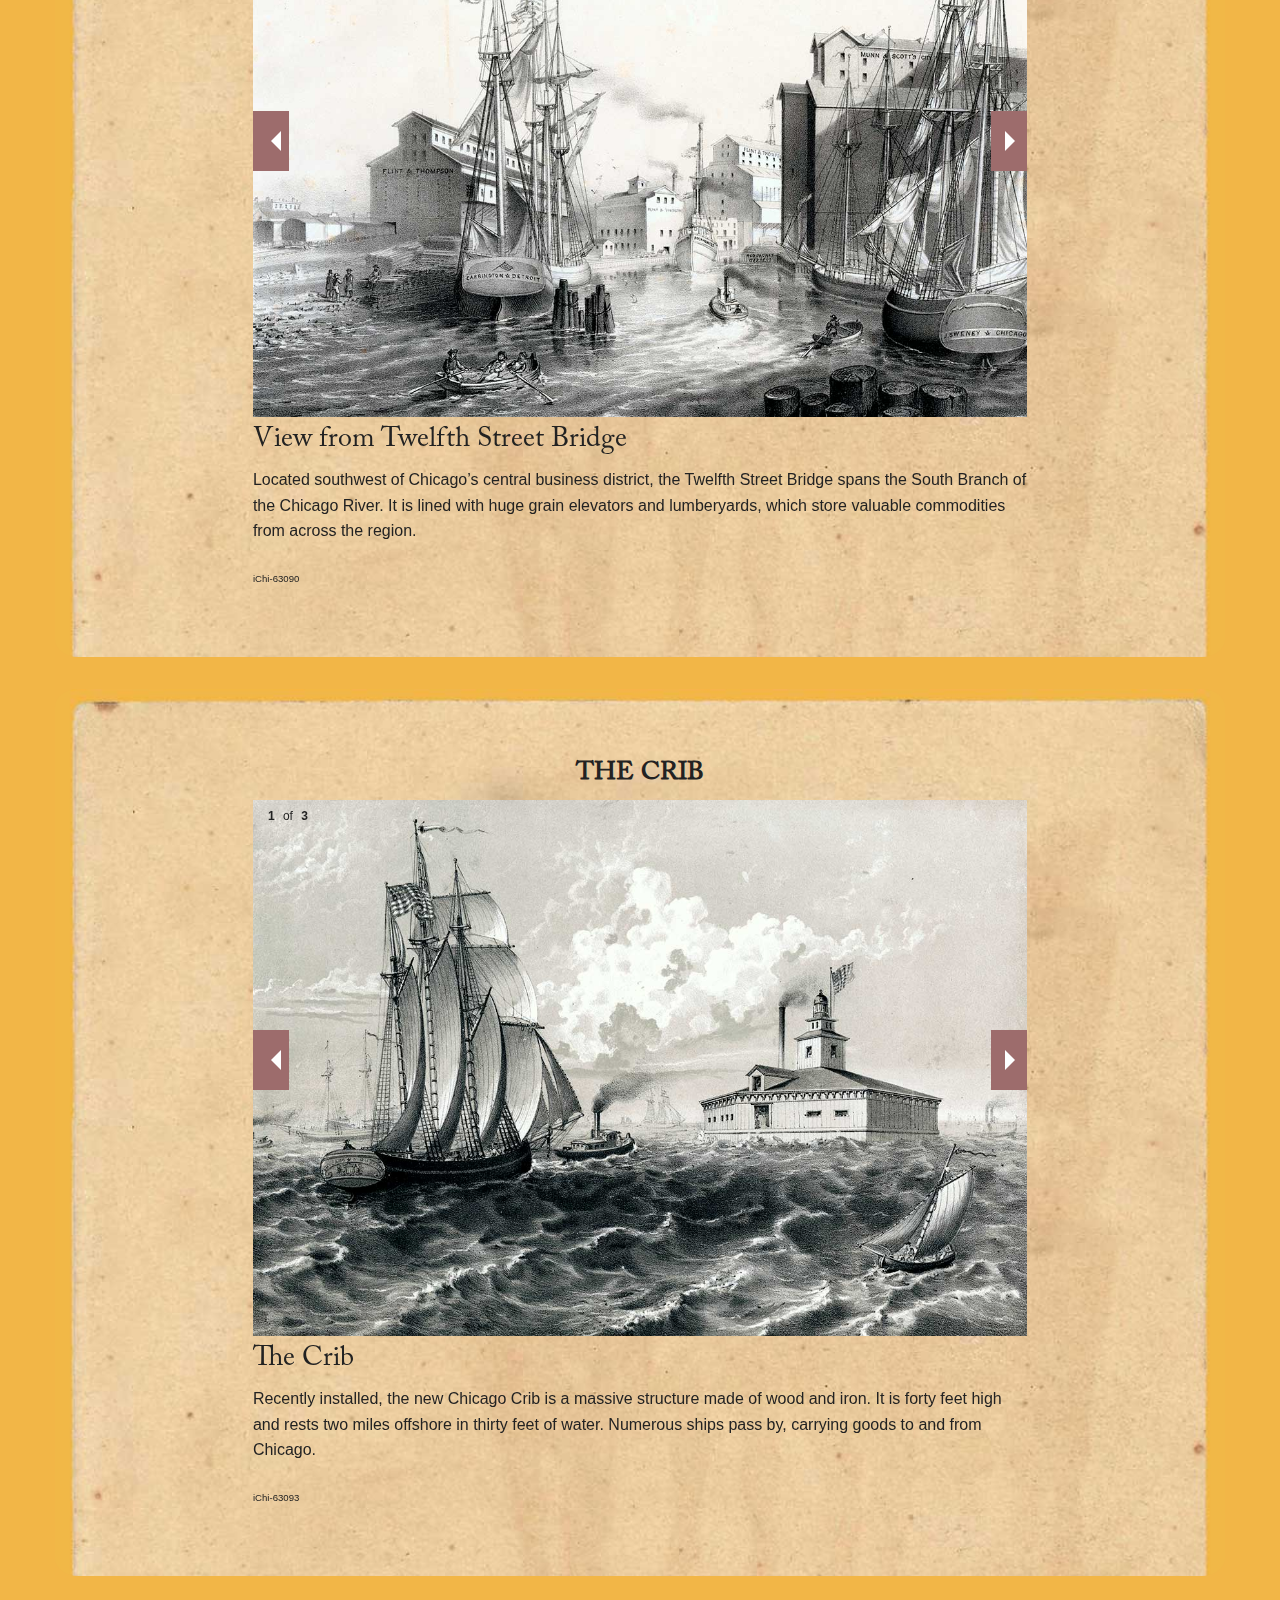
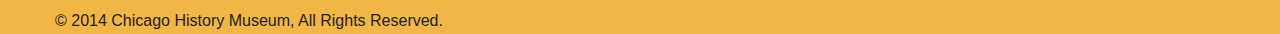
<file: tour-waterways.html>
<!doctype html>
<html class="no-js" lang="en">
  <head>
    <meta charset="utf-8" />
    <meta http-equiv="X-UA-Compatible" content="IE=edge" />
    <meta name="viewport" content="width=device-width, initial-scale=1.0" />
    <title>Chicago History Museum: Visit Lincoln's Chicago</title>

    <meta property="og:title" content="Chicago History Museum presents Visit Lincoln's Chicago" />
    <meta property="og:type" content="website" />
    <meta property="og:url" content="http://chicagohistory.org/visit-lincolns-chicago/" />
    <meta property="og:image" content="http://chicagohistory.org/visit-lincolns-chicago/img/opengraph/og-visit-lincolns-chicago.jpg" />
    <meta property="og:description" content="Tour 1860s Chicago via the Museum's lithograph collection." />
    <meta property="og:site_name" content="Chicago History Museum"/>

    <link rel="stylesheet" href="css/foundation.css" />
    <link rel="stylesheet" href="css/visit-lincolns-chicago.css" />
    <script src="js/vendor/modernizr.js"></script>


    <script>
      (function(i,s,o,g,r,a,m){i['GoogleAnalyticsObject']=r;i[r]=i[r]||function(){
      (i[r].q=i[r].q||[]).push(arguments)},i[r].l=1*new Date();a=s.createElement(o),
      m=s.getElementsByTagName(o)[0];a.async=1;a.src=g;m.parentNode.insertBefore(a,m)
      })(window,document,'script','//www.google-analytics.com/analytics.js','ga');

      ga('create', 'UA-23828007-2', 'chicagohistory.org');
      ga('send', 'pageview');
   </script>

  </head>
  <body class="tours">
    <div class="row">
      <div class="large-12 columns">
        <section class="introduction">
          <header class="clearfix">
            <img src="img/logos/logo-chicago-history-museum.png" alt="Chicago History Museum Logo" class="logo logo--museum">
             <nav class="right">
              <ul class="menu menu--site">
                <li class="menu--site-section"><a href="index.html" class="button radius">Home</a></li>
                <li class="menu--site-section menu--site-section--active"><a href="tours.html" class="button radius">Tours</a></li>
              </ul>
            </nav>
            <h1 class="title title--site"><span class="hide">Chicago History Museum presents</span> Visit Lincoln’s Chicago</h1>
            <p class="section__lead">Tour 1860s Chicago, a dynamic young metropolis on the verge of greatness.</p>
          </header>
         <!--  <ul class="menu menu--tours">
              <li class="menu--tour"><a href="tour-the-heart-of-chicago.html">The Heart of Chicago</a></li>
              <li class="menu--tour"><a href="tour-the-commercial-district.html">The Commercial District</a></li>
              <li class="menu--tour"><a href="tour-cultural-attractions.html">Cultural Attractions</a></li>
              <li class="menu--tour menu--tour--active"><a href="#">Waterways</a></li>
              <li class="menu--tour"><a href="tour-neighborhood-churches.html">Neighborhood Churches</a></li>
              <li class="menu--tour"><a href="tour-the-south-side.html">The South Side</a></li>
          </ul> -->
      </div>
    </div>

  <main>
    <div class="row">
      <div class="large-12 columns">
        <section class="tour">
          <header>
            <h1 class="title title--tour">Tour Chicago's Waterways</h1>
          </header>
          <p class="tour__lead">Discover how the city and its waterways work together.</p>
            <div data-magellan-expedition="fixed">
              <dl class="menu menu--tour-stops">
                <dd data-magellan-arrival="tour-stop-one" class="menu--tour-stop"><a href="#tour-stop-one">Rush Street Bridge</a></li>
                <dd data-magellan-arrival="tour-stop-two" class="menu--tour-stop"><a href="#tour-stop-two">View from Twelfth Street Bridge</a></li>
                <dd data-magellan-arrival="tour-stop-three" class="menu--tour-stop"><a href="#tour-stop-three">The Crib</a></li>
                <dd class="menu--tour-list"><a href="tours.html">See the Tour Menu</a></li>
              </dl>
            </div>
            <section class="tour__stop">
              <section class="tour__stop--slideshow">
              <header>
                <a name="tour-stop-one"></a>
                <h1 data-magellan-destination="tour-stop-one" class="title title--tour-stop">Rush Street Bridge</h1>
              </header>
              <ul data-orbit data-options="pause_on_hover:true;
                                          animation_speed:500;
                                          navigation_arrows:true;
                                          bullets:false;
                                          timer: false;">
                <li>
                  <img src="img/tours/waterways-rush-street-bridge-i63087.jpg" alt="Rush Street Bridge" />
                  <div>
                    <h2 class="title title--tour-stop-detail">Rush Street Bridge</h2> 
                    <p>As you cross the State Street Bridge, look east to see one of Chicago’s many technical marvels: the Rush Street swing bridge. Also notice the many ships docked in the Chicago River. There, workers load and unload a wide variety of raw materials and manufactured goods.</p>
                    <p><small>iChi-63087</small></p>
                  </div>
                </li>
                <li>
                  <img src="img/tours/waterways-rush-street-swing-bridge-i63088.jpg" alt="Swing bridge" />
                  <div>
                    <h2 class="title title--tour-stop-detail">Swing bridge</h2> 
                    <p>Swing bridges pivot on a center pier to allow ships to pass. Sometimes, people are caught on a turning bridge and must wait for it to swing back to continue crossing.</p>
                    <p><small>iChi-63088</small></p>
                  </div>
                </li>
                <li>
                  <img src="img/tours/waterways-rush-street-chicago-river-i63089.jpg" alt="Chicago River" />
                  <div>
                    <h2 class="title title--tour-stop-detail">Chicago River</h2> 
                    <p>The Chicago River is one of the busiest commercial waterways in North America. Unfortunately, the increasingly dirty stream runs into Lake Michigan, fouling the city’s primary source of fresh drinking water.</p>
                    <p><small>iChi-63089</small></p>
                  </div>
                </li>
              </ul>
            </section>
            </section>
             <section class="tour__stop">
              <section class="tour__stop--slideshow">
              <header>
                <a name="tour-stop-two"></a>
                <h1 data-magellan-destination="tour-stop-two" class="title title--tour-stop">View from Twelfth Street Bridge</h1>
              </header>
              <ul data-orbit data-options="pause_on_hover:true;
                                          animation_speed:500;
                                          navigation_arrows:true;
                                          bullets:false;
                                          timer: false;">
                <li>
                  <img src="img/tours/waterways-twelfth-street-bridge-i63090.jpg" alt="View from Twelfth Street Bridge" />
                  <div>
                    <h2 class="title title--tour-stop-detail">View from Twelfth Street Bridge</h2> 
                    <p>Located southwest of Chicago’s central business district, the Twelfth Street Bridge spans the South Branch of the Chicago River. It is lined with huge grain elevators and lumberyards, which store valuable commodities from across the region.</p>
                    <p><small>iChi-63090</small></p>
                  </div>
                </li>
                <li>
                  <img src="img/tours/waterways-view-from-the-twelfth-street-bridge-south-branch-i63091.jpg" alt="South Branch" />
                  <div>
                    <h2 class="title title--tour-stop-detail">South Branch</h2> 
                    <p>Rising from its headwaters, the South Branch of the Chicago River flows north, joining the North Branch at Wolf’s Point to create the river’s main stem, which empties into Lake Michigan. Industrial growth makes the South Branch dirtier every year.</p>
                    <p><small>iChi-63091</small></p>
                  </div>
                </li>
                <li>
                  <img src="img/tours/waterways-view-from-the-twelfth-street-bridge-lumberyards-i63092.jpg" alt="Grain elevators and lumberyards" />
                  <div>
                    <h2 class="title title--tour-stop-detail">Grain elevators and lumberyards</h2>
                    <p>Massive amounts of Midwest grain and lumber are shipped to Chicago and stored for sale and distribution. This stimulates Chicago’s economy but has turned the once peaceful stream into a dirty, industrial corridor.</p>
                    <p><small>iChi-63092</small></p>
                  </div>
                </li>
              </ul>
            </section>
            </section>
             <section class="tour__stop">
              <section class="tour__stop--slideshow">
              <header>
                <a name="tour-stop-three"></a>
                <h1 data-magellan-destination="tour-stop-three" class="title title--tour-stop">The Crib</h1>
              </header>
              <ul data-orbit data-options="pause_on_hover:true;
                                          animation_speed:500;
                                          navigation_arrows:true;
                                          bullets:false;
                                          timer: false;">
                <li>
                  <img src="img/tours/waterways-the-crib-i63093.jpg" alt="The Crib" />
                  <div>
                    <h2 class="title title--tour-stop-detail">The Crib</h2>
                    <p>Recently installed, the new Chicago Crib is a massive structure made of wood and iron. It is forty feet high and rests two miles offshore in thirty feet of water. Numerous ships pass by, carrying goods to and from Chicago.</p>
                    <p><small>iChi-63093</small></p>
                  </div>
                </li>
                <li>
                  <img src="img/tours/waterways-chicago-crib-i63094.jpg" alt="Chicago Crib" />
                  <div>
                    <h2 class="title title--tour-stop-detail">Chicago Crib</h2> 
                    <p>When fully operational, the crib will collect fresh drinking water and send it through an underground tunnel to a pumping station under construction on Michigan Avenue. The fresh water will help reduce the spread of cholera, which killed nearly 2,000 people in the 1850s.</p>
                    <p><small>iChi-63094</small></p>
                  </div>
                </li>
                <li>
                  <img src="img/tours/waterways-the-crib-ships-i63093.jpg" alt="Ships" />
                  <div>
                    <h2 class="title title--tour-stop-detail">Ships</h2> 
                    <p>Hundreds of ships sail in and out of Chicago every day. Lake Michigan is a natural gateway to regional, national, and international markets.</p>
                    <p><small>iChi-63095</small></p>
                  </div>
                </li>
              </ul>
            </section>
            </section>
            <footer>
              <p>&copy; 2014 Chicago History Museum, All Rights Reserved.</p>
            </footer>
            
        </section>
      </div>
    </div>
  </main>
    
    <script src="js/vendor/jquery.js"></script>
    <script src="js/foundation.min.js"></script>
    <script src="js/visit-lincolns-chicago.js"></script>
    <script>
      $(document).foundation();
    </script>
  </body>
</html>
</file>
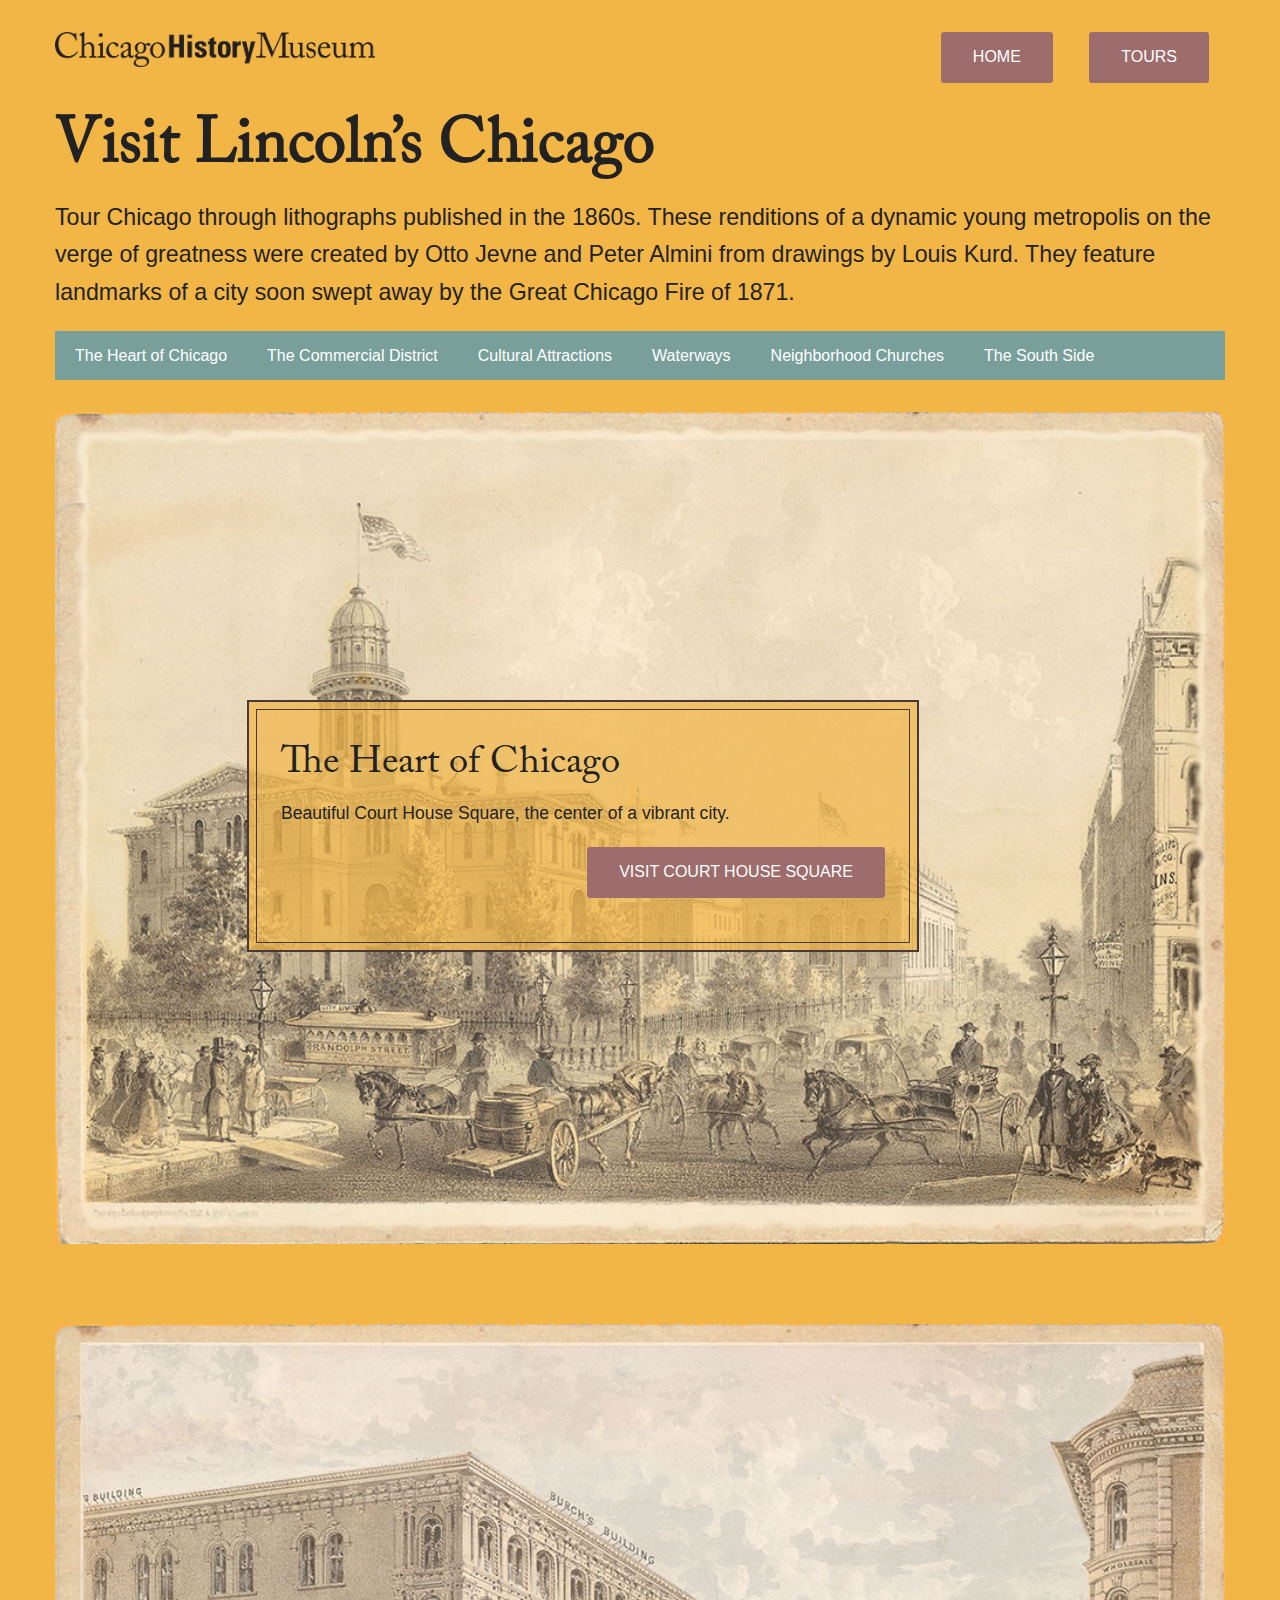
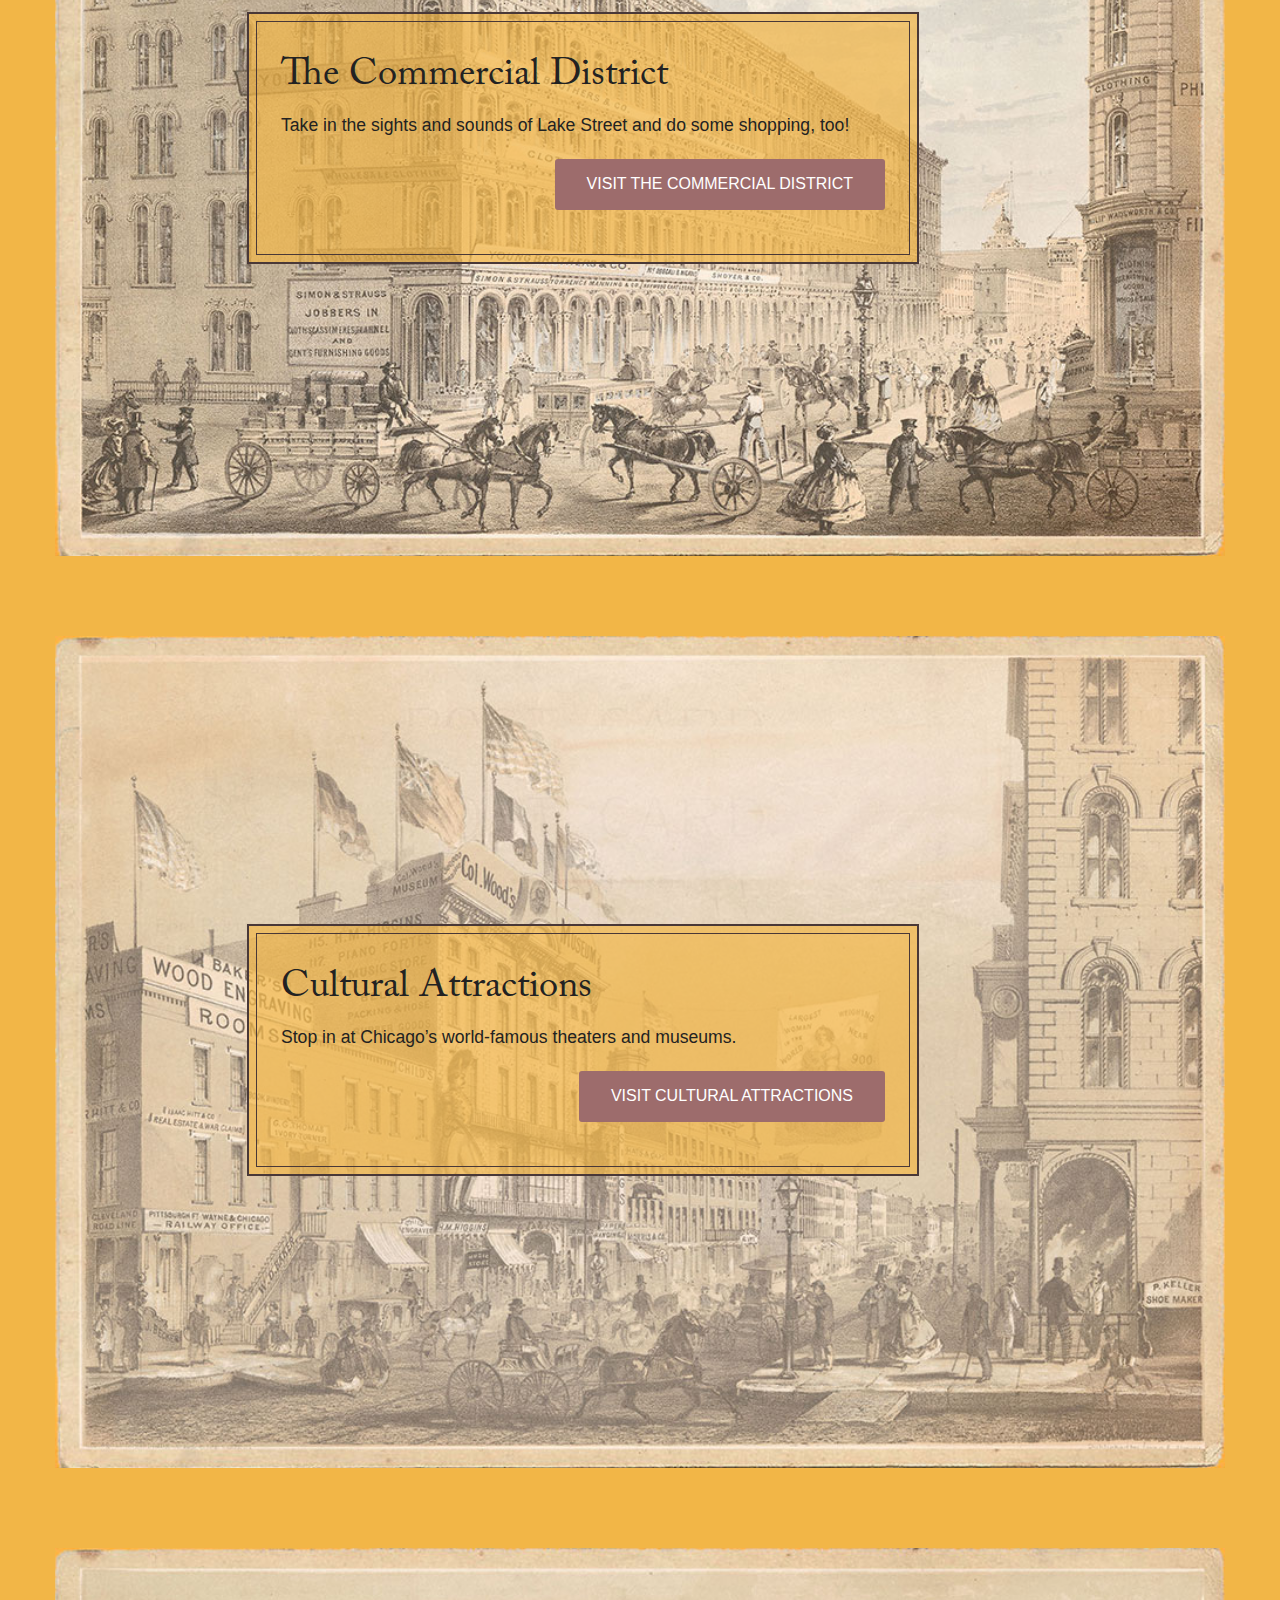
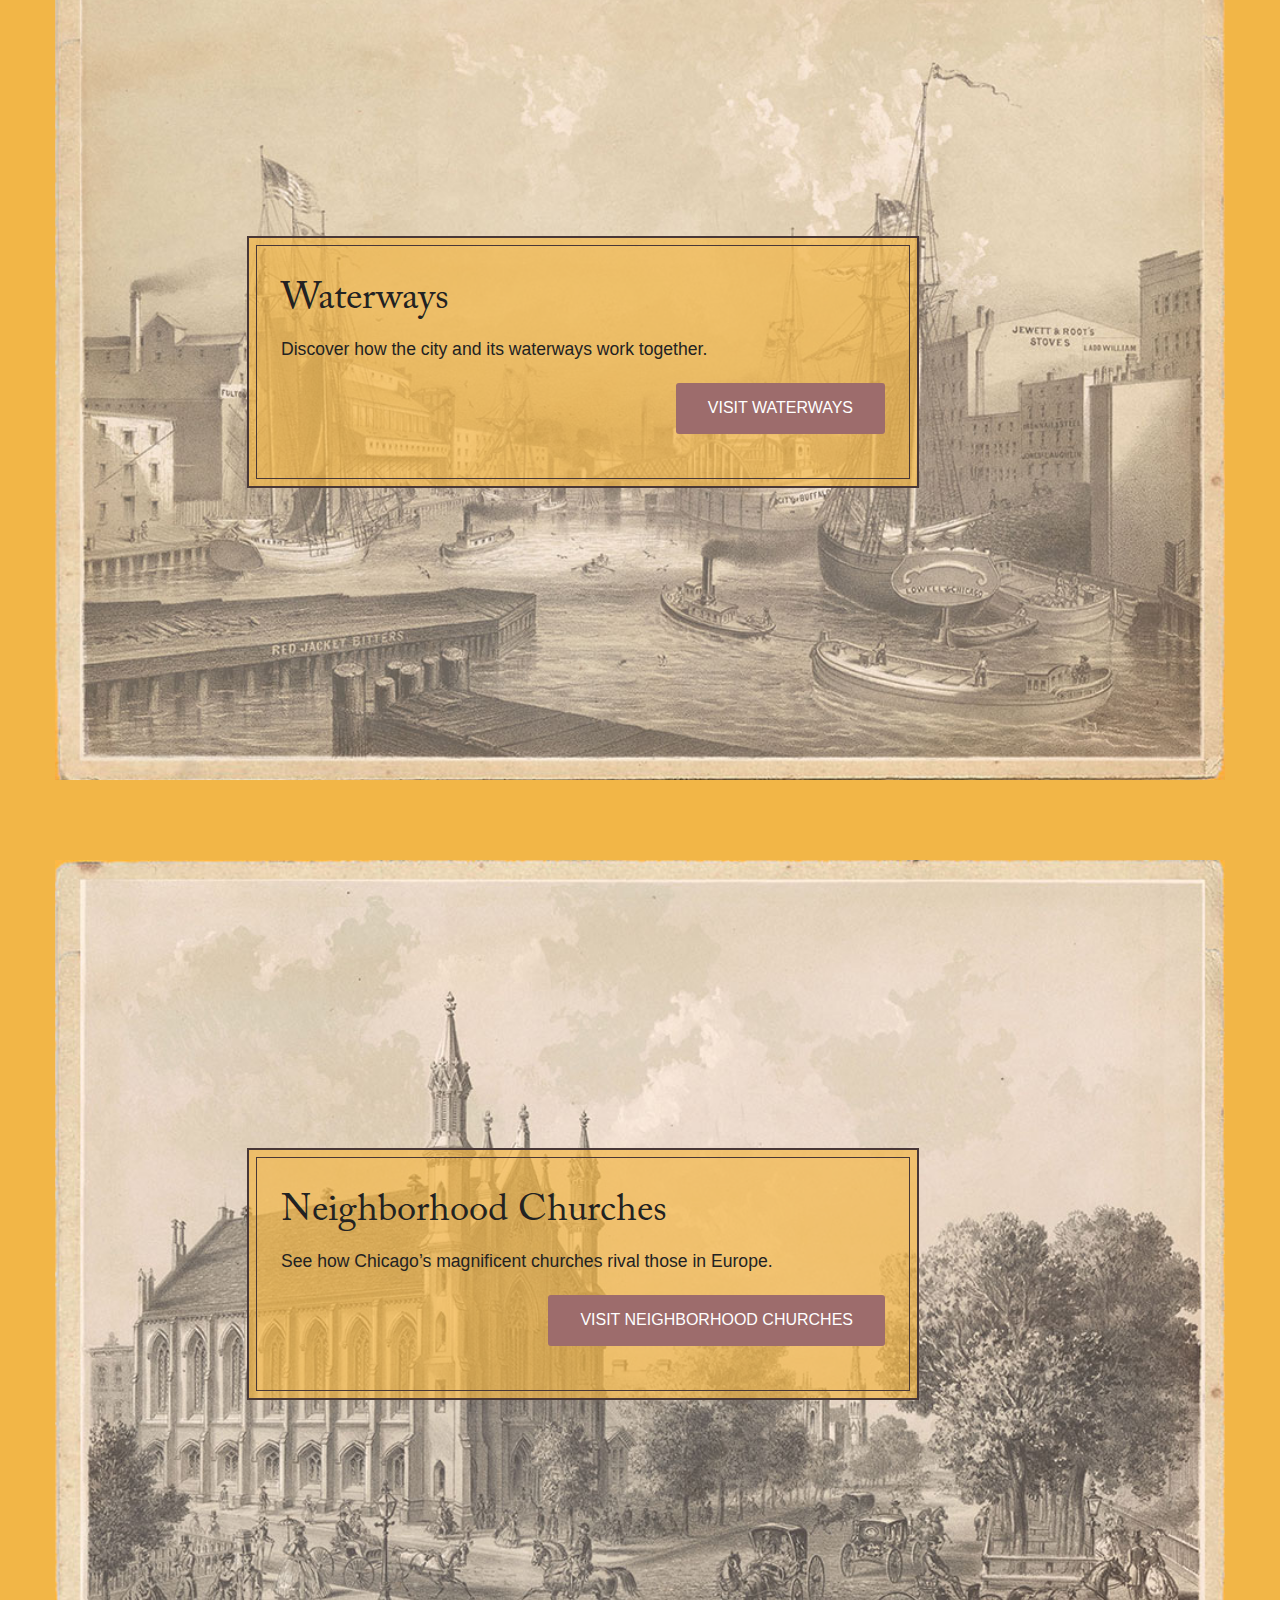
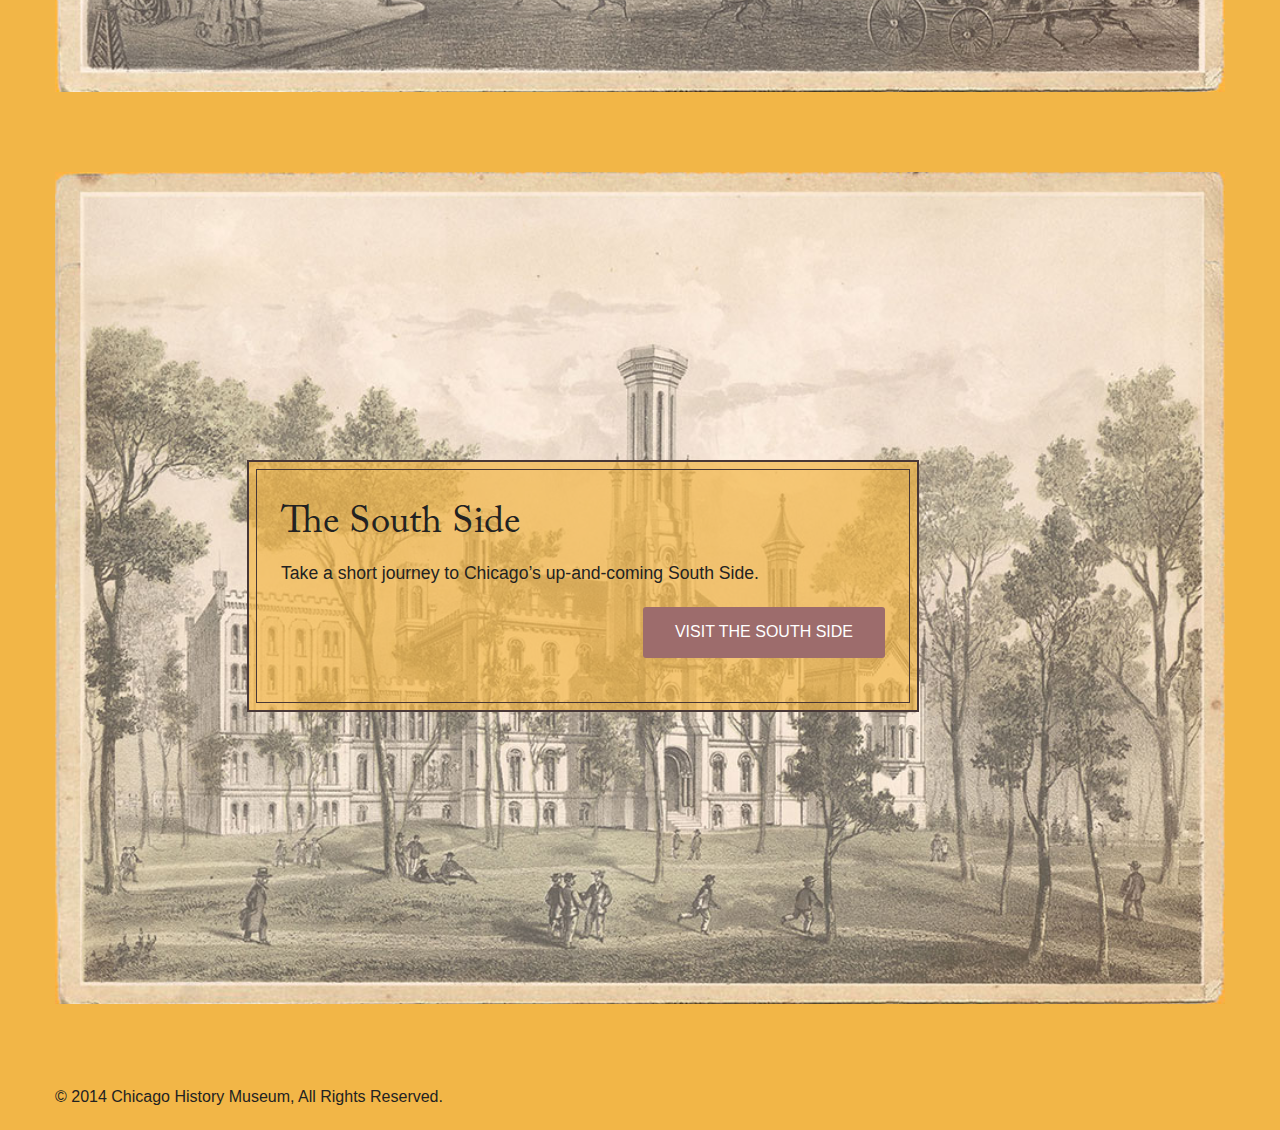
<file: tours.html>
<!doctype html>
<html class="no-js" lang="en">
  <head>
    <meta charset="utf-8" />
    <meta http-equiv="X-UA-Compatible" content="IE=edge" />
    <meta name="viewport" content="width=device-width, initial-scale=1.0" />
    <title>Chicago History Museum: Visit Lincoln's Chicago</title>

    <meta property="og:title" content="Chicago History Museum presents Visit Lincoln's Chicago" />
    <meta property="og:type" content="website" />
    <meta property="og:url" content="http://chicagohistory.org/visit-lincolns-chicago/" />
    <meta property="og:image" content="http://chicagohistory.org/visit-lincolns-chicago/img/opengraph/og-visit-lincolns-chicago.jpg" />
    <meta property="og:description" content="Tour 1860s Chicago via the Museum's lithograph collection." />
    <meta property="og:site_name" content="Chicago History Museum"/>

    <link rel="stylesheet" href="css/foundation.css" />
    <link rel="stylesheet" href="css/visit-lincolns-chicago.css" />
    <script src="js/vendor/modernizr.js"></script>


    <script>
      (function(i,s,o,g,r,a,m){i['GoogleAnalyticsObject']=r;i[r]=i[r]||function(){
      (i[r].q=i[r].q||[]).push(arguments)},i[r].l=1*new Date();a=s.createElement(o),
      m=s.getElementsByTagName(o)[0];a.async=1;a.src=g;m.parentNode.insertBefore(a,m)
      })(window,document,'script','//www.google-analytics.com/analytics.js','ga');

      ga('create', 'UA-23828007-2', 'chicagohistory.org');
      ga('send', 'pageview');
   </script>

  </head>
  <body class="tours">
  

    <div class="row">
      <div class="large-12 columns">
        <section class="introduction">
          <header class="clearfix">
            <img src="img/logos/logo-chicago-history-museum.png" alt="Chicago History Museum Logo" class="logo logo--museum">
            <nav class="right">
              <ul class="menu menu--site">
                <li class="menu--site-section"><a href="index.html" class="button radius">Home</a></li>
                <li class="menu--site-section menu--site-section--active"><a href="#" class="button radius">Tours</a></li>
              </ul>
            </nav>
            <h1 class="title title--site"><span class="hide">Chicago History Museum presents</span> Visit Lincoln’s Chicago</h1>
            <p class="section__lead">Tour Chicago through lithographs published in the 1860s. These renditions of a dynamic young metropolis on the verge of greatness were created by Otto Jevne and Peter Almini from drawings by Louis Kurd. They feature landmarks of a city soon swept away by the Great Chicago Fire of 1871.</p>
             
             <div data-magellan-expedition="fixed">
              <dl class="menu menu--tours">
                <dd data-magellan-arrival="heart-of-chicago" class="menu--tour"><a href="#heart-of-chicago">The Heart of Chicago</a></li>
                <dd data-magellan-arrival="commercial-district" class="menu--tour"><a href="#commercial-district">The Commercial District</a></li>
                <dd data-magellan-arrival="cultural-attractions" class="menu--tour"><a href="#cultural-attractions">Cultural Attractions</a></li>
                <dd data-magellan-arrival="waterways" class="menu--tour"><a href="#waterways">Waterways</a></li>
                <dd data-magellan-arrival="neighborhood-churches" class="menu--tour"><a href="#neighborhood-churches">Neighborhood Churches</a></li>
                <dd data-magellan-arrival="south-side" class="menu--tour"><a href="#south-side">The South Side</a></li>
              </dl>
            </div>
          </header>
        </section>
      </div>
    </div>

  <main>
    <div class="row">
      <div class="large-12 columns">
        <section class="tour tour--heart-of-chicago" id="#heart-of-chicago">
          <a name="heart-of-chicago"></a>
          <div class="tour__information">
            <header>
              <h1 data-magellan-destination="heart-of-chicago" class="title title--tour tour__title tour__title--heart-of-chicago">The Heart of Chicago</h1>
            </header>
            <p class="tour__lead">Beautiful Court House Square, the center of a vibrant city.</p>
            <p class="tour__action clearfix"><a href="tour-the-heart-of-chicago.html" class="button button--tour__action radius right hide-for-print">Visit Court House Square</a></p>
          </div>
        </section>

        <section class="tour tour--commercial-district">
          <a name="commercial-district"></a>
          <div class="tour__information">
            <header>
              <h1 data-magellan-destination="commercial-district" class="title title--tour">The Commercial District</h1>
            </header>
            <p class="tour__lead">Take in the sights and sounds of Lake Street and do some shopping, too!</p>
            <p class="tour__action clearfix"><a href="tour-the-commercial-district.html" class="button button--tour__action radius right hide-for-print">Visit the Commercial District</a></p>
          </div>
        </section>

        <section class="tour tour--cultural-attractions">
          <a name="cultural-attractions"></a>
          <div class="tour__information">
            <header>
              <h1 data-magellan-destination="cultural-attractions" class="title title--tour">Cultural Attractions</h1>
            </header>
            <p class="tour__lead">Stop in at Chicago’s world-famous theaters and museums.</p>
            <p class="tour__action clearfix"><a href="tour-cultural-attractions.html" class="button button--tour__action radius right hide-for-print">Visit Cultural Attractions</a></p>
          </div>
        </section>

        <section class="tour tour--waterways">
          <a name="waterways"></a>
          <div class="tour__information">
            <header>
              <h1 data-magellan-destination="waterways" class="title title--tour">Waterways</h1>
            </header>
            <p class="tour__lead">Discover how the city and its waterways work together.</p>
            <p class="tour__action clearfix"><a href="tour-waterways.html" class="button button--tour__action radius right hide-for-print">Visit Waterways</a></p>
          </div>
        </section>

        <section class="tour tour--churches">
          <a name="neighborhood-churches"></a>
          <div class="tour__information">
            <header>
              <h1 data-magellan-destination="neighborhood-churches" class="title title--tour">Neighborhood Churches</h1>
            </header>
            <p class="tour__lead">See how Chicago’s magnificent churches rival those in Europe.</p>
            <p class="tour__action clearfix"><a href="tour-neighborhood-churches.html" class="button button--tour__action radius right hide-for-print">Visit Neighborhood Churches</a></p>
          </div>
        </section>

        <section class="tour tour--south-side">
          <a name="south-side"></a>
          <div class="tour__information">
            <header>
              <h1 data-magellan-destination="south-side" class="title title--tour">The South Side</h1>
            </header>
            <p class="tour__lead">Take a short journey to Chicago’s up-and-coming South Side.</p>
            <p class="tour__action clearfix"><a href="tour-the-south-side.html" class="button button--tour__action radius right hide-for-print">Visit the South Side</a></p>
          </div>
        </section>
        <footer>
          <p class="copyright">&copy; 2014 Chicago History Museum, All Rights Reserved.</p>
        </footer>
      </div>
    </div>
  </main>
    
    <script src="js/vendor/jquery.js"></script>
    <script src="js/foundation.min.js"></script>
    <script src="js/visit-lincolns-chicago.js"></script>
    <script>
      $(document).foundation();
    </script>
  </body>
</html>
</file>
<file: css/visit-lincolns-chicago.css>
@font-face {
	font-family: "Adobe Caslon Pro";
	src: url(../fonts/ACaslonPro-Regular.otf);
}

html, body {
	height: 100%;
	min-height: 100%;
}


section {
	padding: 2rem 0rem 2rem 0rem;
}

a {
	color: hsla(0,0%,100%,1);
	padding: .5rem;
}

	a:hover {
		color: hsla(0,0%,100%,1);
		background-color: hsla(0,0%,100%,.25);
		border-radius: .25rem;
	}

dl dd {
	margin-bottom: 0;
}


.logo {
	width: 20rem;
}

	.logo--museum {
		margin: 0 0 2rem 0;
	}

	.logo--sponsor {
		width: 12rem;
}


.credits {
	padding-bottom: 0;
}

	.credits__sponsor {
		margin-bottom: 1rem;
		text-align: center;
	}

	.credits__sponsor--title {
		font-size: .8rem;
	}


.menu {
	list-style: none;
	margin: 0;
}

	.menu--site-section {
		display: inline-block;
		padding: 0 1rem;
	}

	.menu--tours {
		background: hsla(206,100%,47%,.5);		
	}

	.menu--tour-stops {
		background: hsla(206,100%,47%,.5);		
	}

	.menu--tour {
		display: inline-block;
		padding: .75rem;
	}

		.menu--tour--active {
			background-color: hsla(0,0%,100%,.25);
			border-radius: .25rem;
		}

	.menu--tour-stop {
		display: inline-block;
		padding: .75rem;
	}

		.menu--tour--active {
			color: hsla(0,0%,100%,1);
			background-color: hsla(0,0%,100%,.25);
			border-radius: .25rem;
		}

	.menu--tour-list {
		background: hsla(0, 20%, 52%, 1);
		display: inline-block;
		padding: .75rem;
		text-transform: uppercase;			
	}

.title {
	font-family: "Adobe Caslon Pro";
}
	
	.title--site {
		font-weight: 600;
		font-size: 4rem;
	}

	.title--site--home {
		font-size: 6rem;
		text-align: center;
	}

	.title--tour {
		font-size: 2.4rem;
	}

	.title--tour-stop {
		font-size: 1.6rem;
		font-weight: bold;
		text-transform: uppercase;
		text-align: center;
	}

	.title--tour-stop-detail {
		font-size: 1.75rem;
	}


.section__lead {
	font-size: 1.45rem;
} 

.button {
	text-transform: uppercase;
	display: inline-block;
	background-color: hsla(0, 20%, 52%, 1);
	margin-bottom: 0;
}

	.button:hover {
		background-color: hsla(0, 32%, 52%, 1);
	}

	.button:active {
		background-color: hsla(0, 45%, 52%, 1);
	}

	.button--overview {
		margin-right: 5rem;
		width: 20rem;
	}


.copyright {
	font-size: 1rem;
	margin: 0 auto
	text-align: right;
}

html .home {
	background: url(../img/backgrounds/shermanhouse.jpg) no-repeat center center fixed;
	background-size: cover;
}

.home__overview {
	background-color: hsla(39, 86.8020%, 61.3725%, 0.8);
	margin-top: 2rem;
/*	margin-bottom: 2rem;
*/	padding: 5rem;
	border: 2px solid hsla(3, 14%, 25%, 1.0);
	outline: 1px solid hsla(3, 14%, 25%, 1.0);
	outline-offset: -10px;
}


html .tours {
	background-color: hsla(39, 86.8020%, 61.3725%, 1);
}

.tour {
	height: 52rem;
	margin: 0 0 5rem 0;
	padding-top: 0;
}

	.tour--heart-of-chicago {
		background: url(../img/backgrounds/heart-of-chicago.jpg) no-repeat center center;
		background-size: cover;
		min-height: 100%;
	}

	.tour--commercial-district {
		background: url(../img/backgrounds/commercial-district.jpg) no-repeat center center;
		background-size: cover;
		min-height: 100%;
	}

	.tour--cultural-attractions {
		background: url(../img/backgrounds/cultural-attractions.jpg) no-repeat center center;
		background-size: cover;
		min-height: 100%;
	}

	.tour--waterways {
		background: url(../img/backgrounds/chicagos-waterways.jpg) no-repeat center center;
		background-size: cover;
		min-height: 100%;
	}

	.tour--churches {
		background: url(../img/backgrounds/churches-and-neighborhoods.jpg) no-repeat center center;
		background-size: cover;
		min-height: 100%;
	}

	.tour--south-side {
		background: url(../img/backgrounds/south-side.jpg) no-repeat center center;
		background-size: cover;
		min-height: 100%;
	}

	.tour__information {
		position: relative;
		left: 15rem;
		top: 17rem;
		padding: 2rem;
		border: 2px solid hsla(3, 14%, 25%, 1.0);
		outline: 1px solid hsla(3, 14%, 25%, 1.0);
		outline-offset: -10px;
		background-color: hsla(39, 86.8020%, 61.3725%, 0.7);
		width: 42rem;
	}

	.tour__lead {
		font-size: 1.1rem;
	}

	.tour__stop {
		margin-bottom: 2rem;
		padding: 1rem 2rem;
		background: url(../img/backgrounds/postcard.jpg) no-repeat top left;
		background-size: cover;
		border-radius: 2%;
		/*background-color: hsla(52, 100%, 91%, .6);*/
		/*background-color:hsla(52, 100%, 86%, .55);*/
		/*background-color: hsla(52, 100%, 77%, .6);*/
		/*background-color:hsla(52, 100%, 70%, .6);*/
		/*background-color:hsla(360, 21%, 100%, 0.2);*/
		/*box-shadow: 1px 1px 2px 3px #888;*/
	}

/* FOUNDATION OVERRIDEs */ 
[data-magellan-expedition],
[data-magellan-expedition-clone] {
	background: hsla(39, 86.8020%, 61.3725%, 1);
	padding: 0;
}

.orbit-container .orbit-prev, 
.orbit-container .orbit-next,
.orbit-container .orbit-prev:hover, 
.orbit-container .orbit-next:hover {
	background-color: hsla(0, 20%, 52%, 1);
}

.orbit-container .orbit-slide-number {
	color: #222;
}


// Small screens
@media only screen { } /* Define mobile styles */

@media only screen and (max-width: 40em) { 

	a {
		display: block;
	}

	.home__overview {
		padding: 2rem;
	}

	.logo--museum {
		margin: 0 0 2rem 0;
		width: 100%
	}

	.title--site {
		margin-top: 2rem;
		font-size: 1.5rem;
	}

	.title--site--home {
		font-size: 1.3rem;
		font-weight: 800;
	}

	.title--tour {
		font-size: 1.4rem;
		text-align: center;
	}

	.section__lead {
		font-size: 1rem;
	} 

	.button--overview {
		margin: 0;
		width: 100%;
	}

	.copyright {
		font-size: .5rem;
	}

	.credits__sponsor--title {
		font-size: .7rem;
	}

	.sharethis {
		text-align: center;
	}

	.tour {
		height: auto;
	}

		.tour__information {
			position: relative;
			left: 0;
			top: 0;
			width: auto;
		}

	nav.right {
		float: none !important;
		text-align: center;
	}

	.menu--tours {
		background: none;
		display: none;
	}

		.menu--tour {
			background: hsla(206,100%,47%,.5);
			display: block;
			margin-bottom: .25rem;
			padding: 0;
			text-align: center;
		}

	.menu--tour-stops {
		background: none;
	}

		.menu--tour-stop {
			background: hsla(206,100%,47%,.5);
			display: none;
			margin-bottom: .25rem;
			padding: 0;
			text-align: center;
		}

	.menu--tour-list {
		background: hsla(0, 20%, 52%, 1);
		display: block;
		margin-bottom: .5rem;
		padding: 0;
		text-align: center;	
	}

	/* FOUNDATION OVERRIDEs */
	.orbit-container .orbit-prev, 
	.orbit-container .orbit-next {
		top: 25%;
	}

	.button {
		font-size: .85rem;
		width: 100%;
	}

	.button--tour__action {
		font-size: .55rem;
	}

} /* max-width 640px, mobile-only styles, use when QAing mobile issues */

// Medium screens
@media only screen and (min-width: 40.063em) { } /* min-width 641px, medium screens */

@media only screen and (min-width: 40.063em) and (max-width: 64em) { 

	.title--site--home {
		font-size: 3.5rem;
	}

	.tour__information {
		left: 5rem;
		top: 17rem;
		width: 35rem;
	}

	.menu--tours {
		background: none;
		display: none;
	}

	.menu--tour-stop {
		background: hsla(206,100%,47%,.5);
		display: none;
		margin-bottom: .25rem;
		padding: 0;
		text-align: center;
	}

	.tour__stop {
		width: 100%;
	}

	.tour__stop--slideshow {
		width: 50%;
		margin: 0 auto;
	}

	/* FOUNDATION OVERRIDEs */
	.row {
		max-width: 62.5em;
	}

	.orbit-container .orbit-prev, 
	.orbit-container .orbit-next {
		top: 25%;
	}

} /* min-width 641px and max-width 1024px, use when QAing tablet-only issues */

// Large screens
@media only screen and (min-width: 64.063em) { } /* min-width 1025px, large screens */
	
@media only screen and (min-width: 64.063em) and (max-width: 90em) { 

	.title--site--home {
		font-size: 5rem;
	}

	.tour__information {
		left: 12rem;
		top: 17rem;
		width: 42rem;
	}

	.tour__stop {
		width: 100%;
	}

	.tour__stop--slideshow {
		width: 70%;
		margin: 0 auto;
	}

	/* FOUNDATION OVERRIDEs */
	.orbit-container .orbit-prev, 
	.orbit-container .orbit-next {
		top: 35%;
	}

} /* min-width 1025px and max-width 1440px, use when QAing large screen-only issues */

// XLarge screens
@media only screen and (min-width: 90.063em) { } /* min-width 1441px, xlarge screens */

@media only screen and (min-width: 90.063em) and (max-width: 120em) { } /* min-width 1441px and max-width 1920px, use when QAing xlarge screen-only issues */

// XXLarge screens
@media only screen and (min-width: 120.063em) { } /* min-width 1921px, xlarge screens */
</file>
